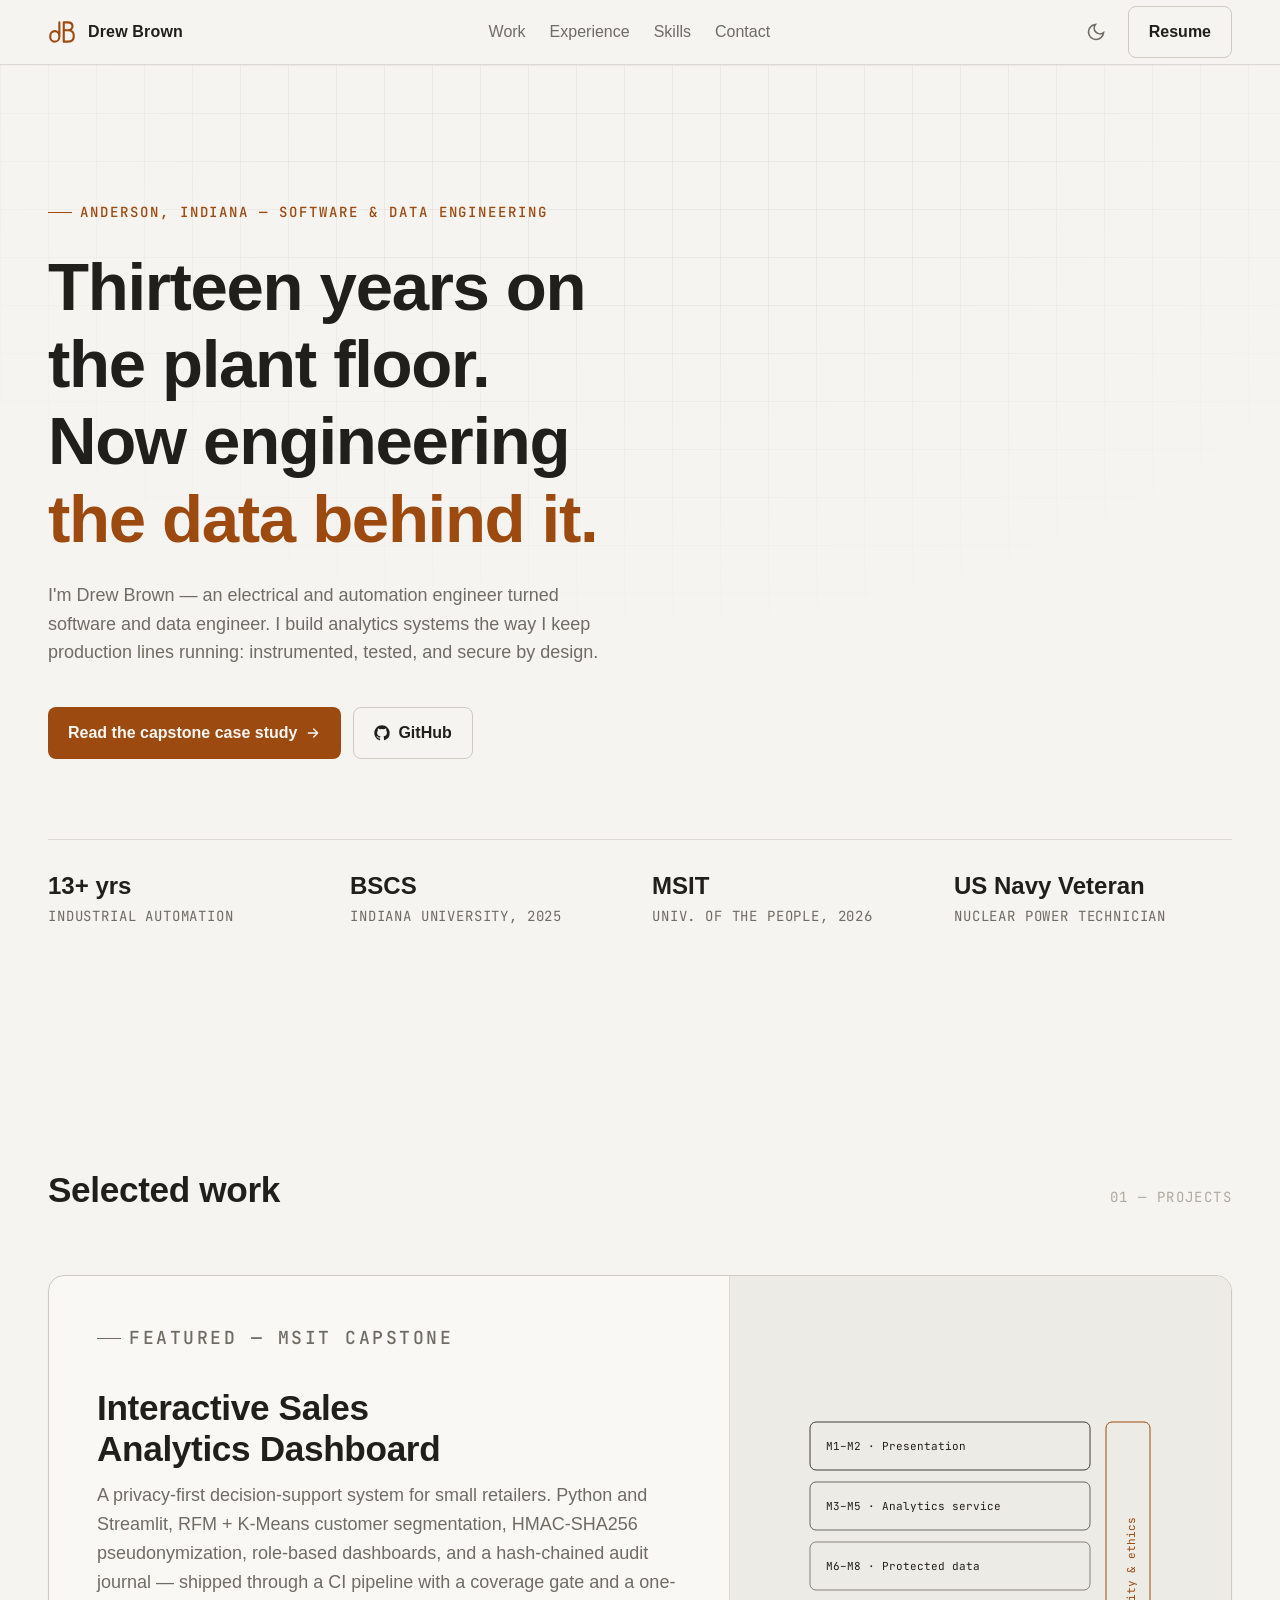
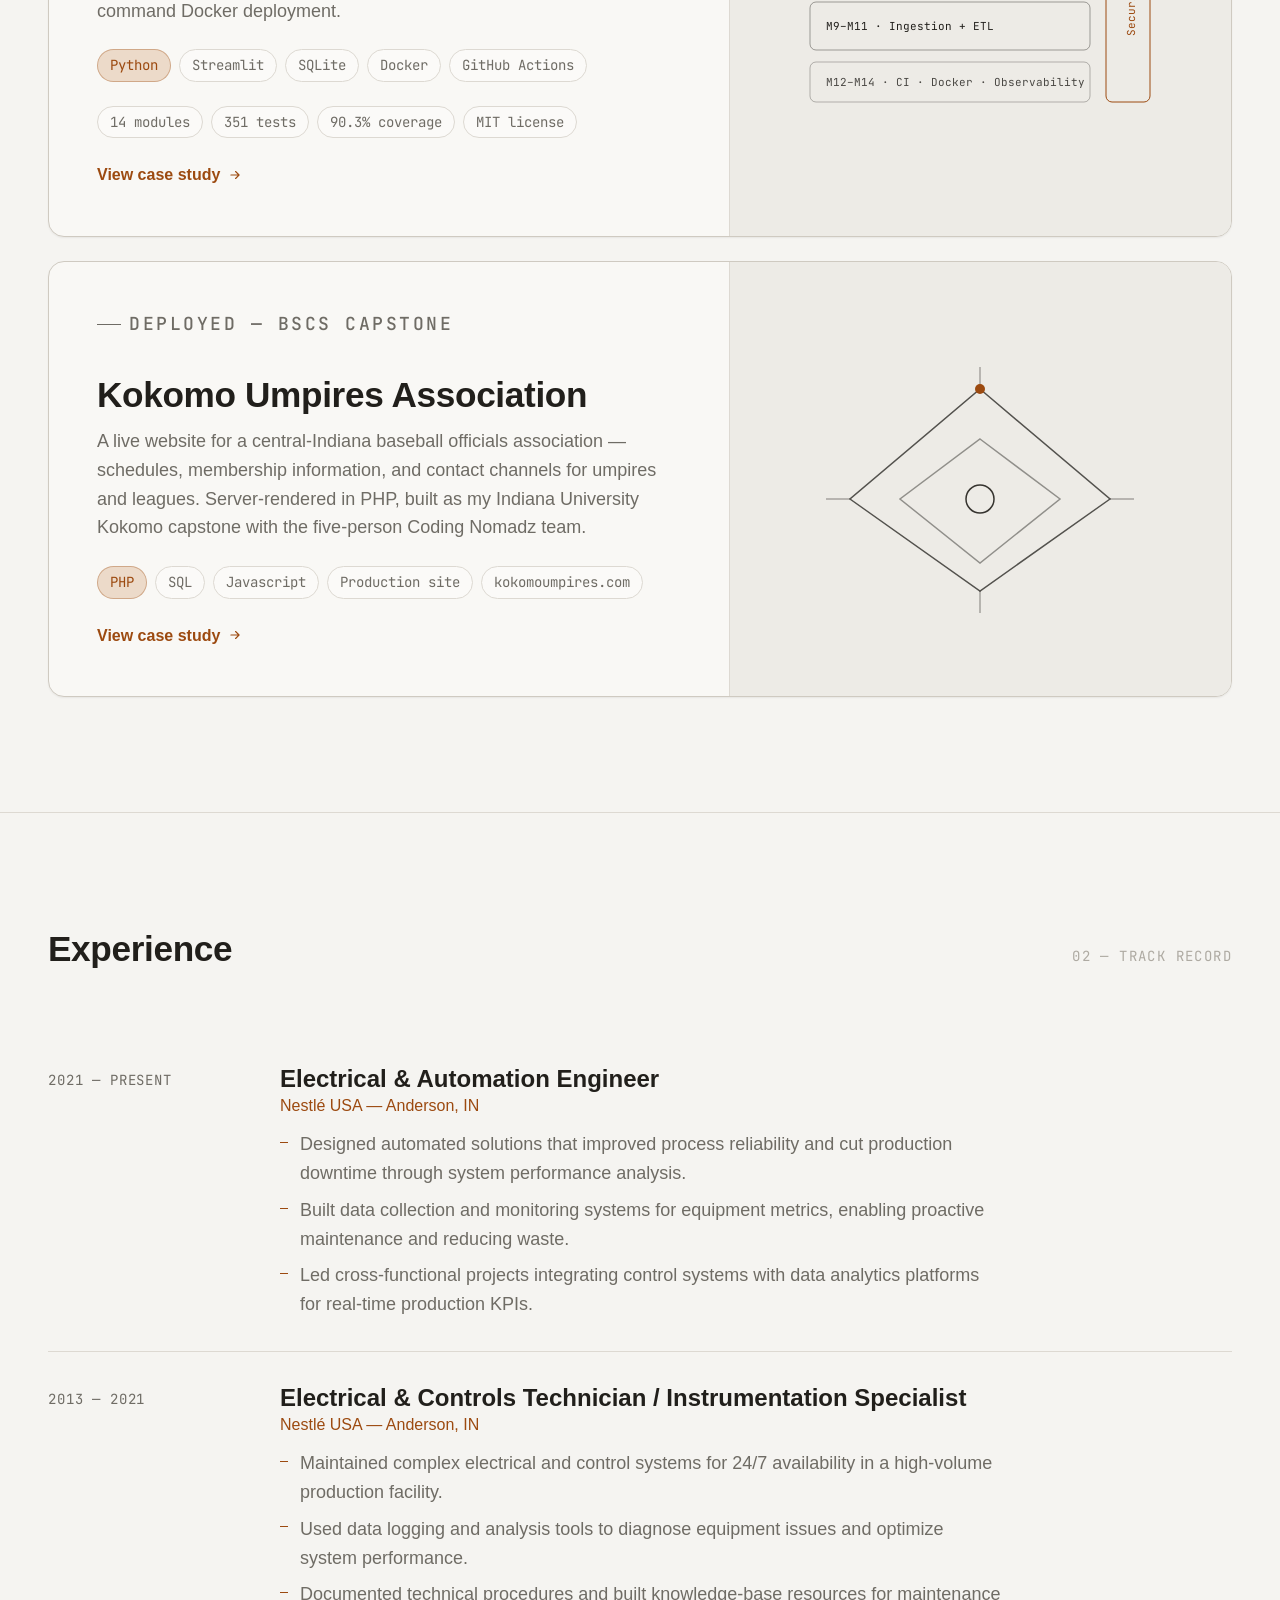
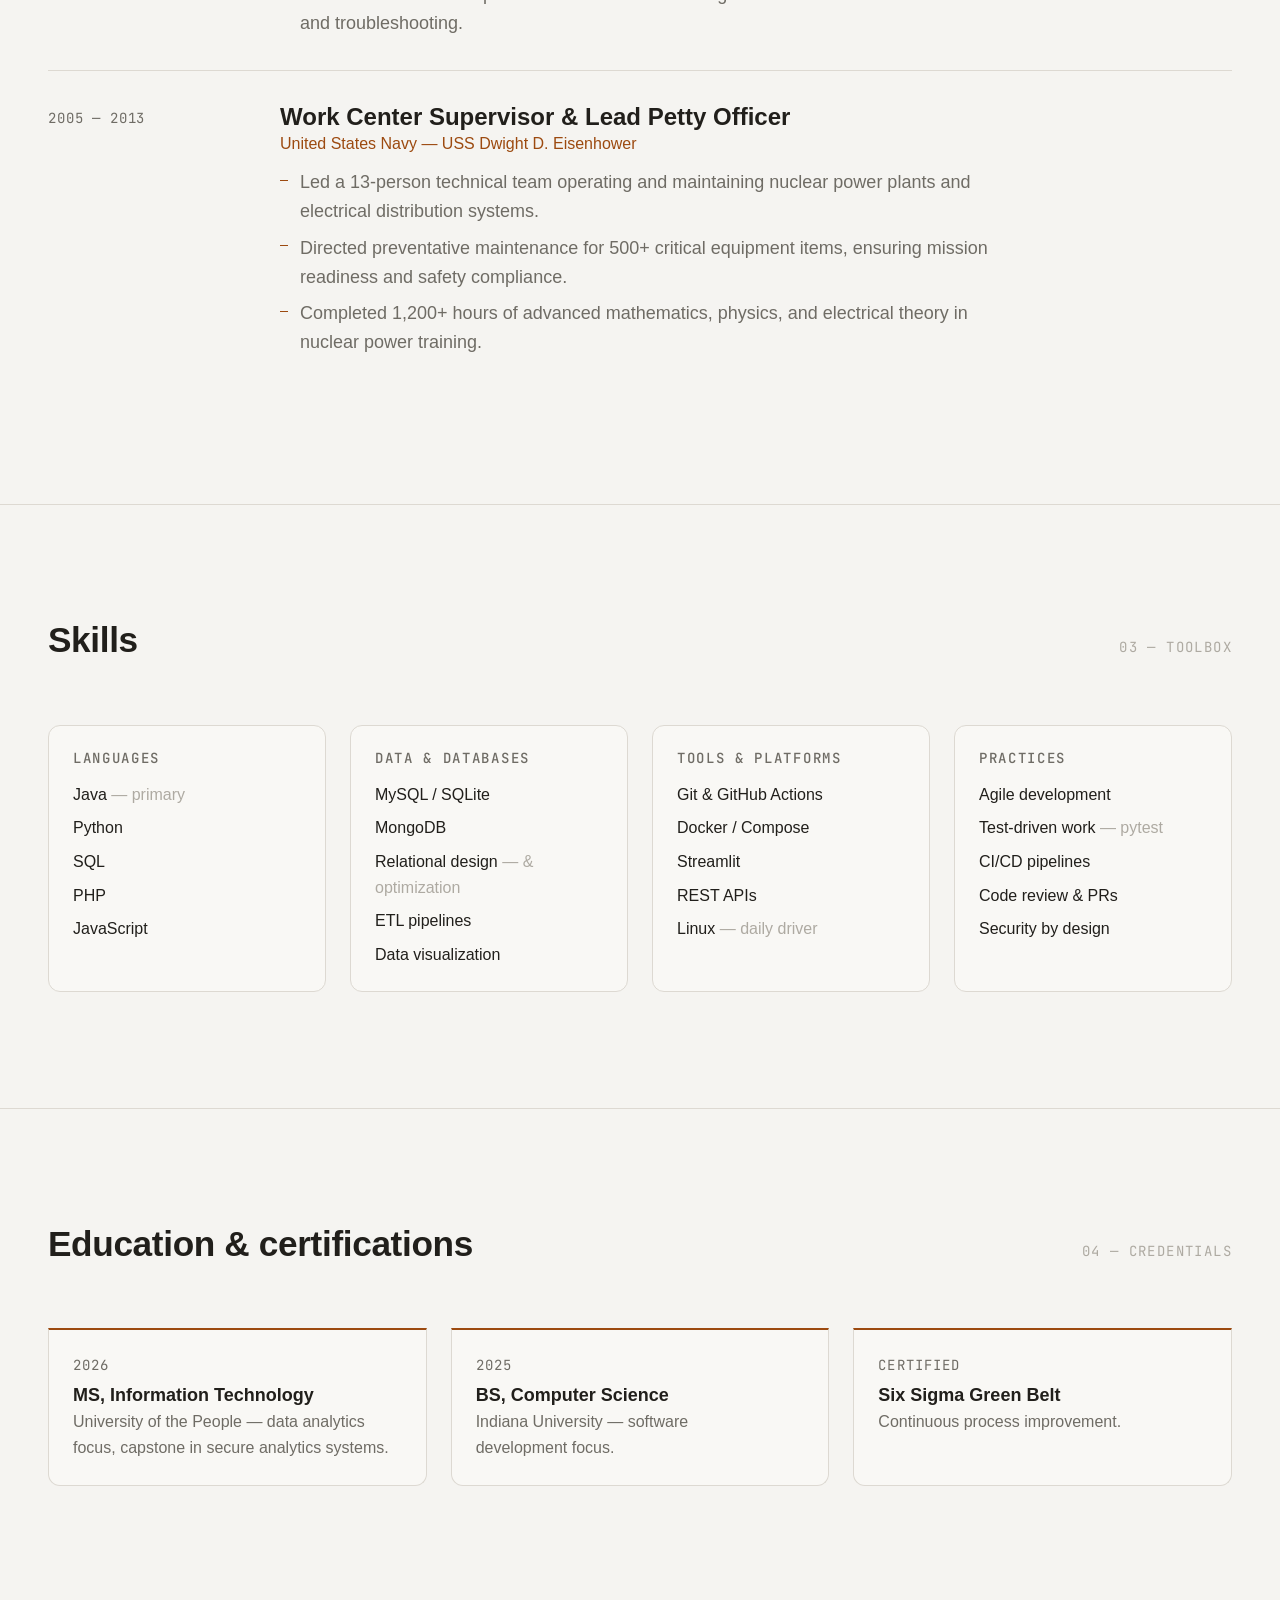
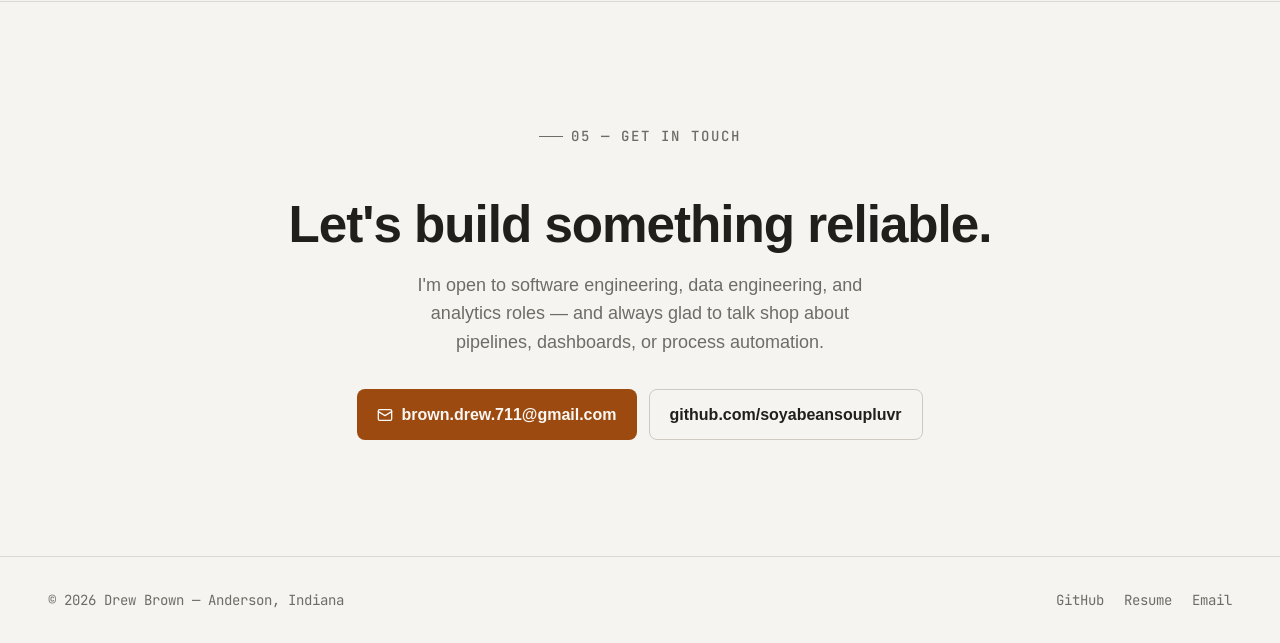
<file: index.html>
<!doctype html>
<html lang="en">
<head>
  <meta charset="utf-8" />
  <meta name="viewport" content="width=device-width, initial-scale=1" />
  <title>Drew Brown — Software &amp; Data Engineering</title>
  <meta name="description" content="Portfolio of Drew Brown: 12+ years of industrial automation engineering, now building secure, tested data analytics systems in Python. BS Computer Science, MS Information Technology." />
  <meta property="og:title" content="Drew Brown — Software &amp; Data Engineering" />
  <meta property="og:description" content="Thirteen years keeping factories running. Now engineering the data systems behind them." />
  <link rel="icon" type="image/svg+xml" href="data:image/svg+xml,%3Csvg xmlns='http://www.w3.org/2000/svg' viewBox='0 0 32 32'%3E%3Cg fill='none' stroke='%239c4a10' stroke-width='2.4' stroke-linecap='round' stroke-linejoin='round'%3E%3Cpath d='M13 5V21C13 24.5 10.8 27 7.7 27C4.5 27 2.5 24.5 2.5 21C2.5 17.5 4.5 15 7.7 15C10.8 15 13 17.5 13 21'/%3E%3Cpath d='M18 27V5H22.5C26 5 28 6.7 28 9.5C28 12.3 26 14 22.5 14H18M18 14H23C27 14 29.5 16.2 29.5 20.5C29.5 24.8 27 27 23 27H18'/%3E%3C/g%3E%3C/svg%3E" />
  <link href="https://api.fontshare.com/v2/css?f[]=cabinet-grotesk@500,700,800&f[]=general-sans@400,500,600&display=swap" rel="stylesheet" />
  <link rel="preconnect" href="https://fonts.googleapis.com" />
  <link rel="preconnect" href="https://fonts.gstatic.com" crossorigin />
  <link href="https://fonts.googleapis.com/css2?family=JetBrains+Mono:wght@400;500&display=swap" rel="stylesheet" />
  <link rel="stylesheet" href="./base.css" />
  <link rel="stylesheet" href="./style.css" />
</head>
<body>
  <a class="sr-only" href="#main">Skip to content</a>

  <header class="header">
    <div class="container header-inner">
      <a class="brand" href="./index.html" aria-label="Drew Brown — home">
        <svg width="28" height="28" viewBox="0 0 32 32" fill="none" aria-hidden="true">
          <path d="M13 5 V21 C13 24.5 10.8 27 7.7 27 C4.5 27 2.5 24.5 2.5 21 C2.5 17.5 4.5 15 7.7 15 C10.8 15 13 17.5 13 21"
          fill="none" stroke="currentColor" stroke-width="2.4" stroke-linecap="round" stroke-linejoin="round"
          />
          <path
          d="M18 27 V5 H22.5 C26 5 28 6.7 28 9.5 C28 12.3 26 14 22.5 14 H18 H23 C27 14 29.5 16.2 29.5 20.5 C29.5 24.8 27 27 23 27 H18"
          fill="none" stroke="currentColor" stroke-width="2.4" stroke-linecap="round" stroke-linejoin="round"
          />
        </svg>
        <span class="brand-name">Drew Brown</span>
      </a>
      <nav class="nav" id="site-nav" aria-label="Primary">
        <a href="#work">Work</a>
        <a href="#experience">Experience</a>
        <a href="#skills">Skills</a>
        <a href="#contact">Contact</a>
      </nav>
      <div class="header-actions">
        <button class="theme-toggle" data-theme-toggle aria-label="Switch color theme"></button>
        <a class="btn btn-ghost" href="./assets/Drew_Brown_Resume_2026.pdf" target="_blank" rel="noopener noreferrer">Resume</a>
        <button class="nav-toggle" data-nav-toggle aria-label="Open menu" aria-expanded="false" aria-controls="site-nav">
          <svg width="22" height="22" viewBox="0 0 24 24" fill="none" stroke="currentColor" stroke-width="2" stroke-linecap="round" aria-hidden="true"><path d="M3 6h18M3 12h18M3 18h18"/></svg>
        </button>
      </div>
    </div>
  </header>

  <main id="main">
    <!-- HERO -->
    <section class="hero">
      <div class="container">
        <p class="kicker">Anderson, Indiana — Software &amp; Data Engineering</p>
        <h1>Thirteen years on the plant floor. Now engineering <em>the data behind it.</em></h1>
        <p class="hero-sub">
          I'm Drew Brown — an electrical and automation engineer turned software and data
          engineer. I build analytics systems the way I keep production lines running:
          instrumented, tested, and secure by design.
        </p>
        <div class="hero-ctas">
          <a class="btn btn-primary" href="./projects/sales-analytics-dashboard.html">
            Read the capstone case study
            <svg width="16" height="16" viewBox="0 0 24 24" fill="none" stroke="currentColor" stroke-width="2" stroke-linecap="round" stroke-linejoin="round" aria-hidden="true"><path d="M5 12h14M13 6l6 6-6 6"/></svg>
          </a>
          <a class="btn btn-ghost" href="https://github.com/soyabeansoupluvr" target="_blank" rel="noopener noreferrer">
            <svg width="16" height="16" viewBox="0 0 24 24" fill="currentColor" aria-hidden="true"><path d="M12 .5C5.65.5.5 5.65.5 12c0 5.08 3.29 9.39 7.86 10.91.58.11.79-.25.79-.55v-2.17c-3.2.7-3.87-1.36-3.87-1.36-.52-1.33-1.28-1.68-1.28-1.68-1.04-.71.08-.7.08-.7 1.15.08 1.76 1.19 1.76 1.19 1.03 1.75 2.69 1.25 3.34.95.1-.74.4-1.25.72-1.53-2.55-.29-5.23-1.28-5.23-5.68 0-1.26.45-2.28 1.19-3.09-.12-.29-.52-1.46.11-3.05 0 0 .97-.31 3.17 1.18a11.04 11.04 0 0 1 5.78 0c2.2-1.49 3.17-1.18 3.17-1.18.63 1.59.23 2.76.11 3.05.74.81 1.19 1.83 1.19 3.09 0 4.41-2.69 5.38-5.25 5.67.41.35.77 1.05.77 2.12v3.14c0 .3.21.66.8.55A11.51 11.51 0 0 0 23.5 12C23.5 5.65 18.35.5 12 .5Z"/></svg>
            GitHub
          </a>
        </div>
        <div class="hero-stats">
          <div class="stat">
            <div class="stat-value">13+ yrs</div>
            <div class="stat-label">Industrial automation</div>
          </div>
          <div class="stat">
            <div class="stat-value">BSCS</div>
            <div class="stat-label">Indiana University, 2025</div>
          </div>
          <div class="stat">
            <div class="stat-value">MSIT</div>
            <div class="stat-label">Univ. of the People, 2026</div>
          </div>
          <div class="stat">
            <div class="stat-value">US Navy Veteran</div>
            <div class="stat-label">Nuclear Power Technician</div>
          </div>
        </div>
      </div>
    </section>

    <!-- WORK -->
    <section class="section" id="work">
      <div class="container">
        <div class="section-head reveal">
          <h2 class="section-title">Selected work</h2>
          <span class="index-num">01 — PROJECTS</span>
        </div>
        <div class="work-grid">
          <a class="project-card reveal" href="./projects/sales-analytics-dashboard.html">
            <div class="project-card-body">
              <p class="kicker">Featured — MSIT Capstone</p>
              <h3>Interactive Sales Analytics Dashboard</h3>
              <p>
                A privacy-first decision-support system for small retailers. Python and
                Streamlit, RFM + K-Means customer segmentation, HMAC-SHA256 pseudonymization,
                role-based dashboards, and a hash-chained audit journal — shipped through a
                CI pipeline with a coverage gate and a one-command Docker deployment.
              </p>
              <div class="chip-row">
                <span class="chip chip-accent">Python</span>
                <span class="chip">Streamlit</span>
                <span class="chip">SQLite</span>
                <span class="chip">Docker</span>
                <span class="chip">GitHub Actions</span>
              </div>
              <div class="chip-row">
                <span class="chip">14 modules</span>
                <span class="chip">351 tests</span>
                <span class="chip">90.3% coverage</span>
                <span class="chip">MIT license</span>
              </div>
              <span class="card-link">
                View case study
                <svg width="14" height="14" viewBox="0 0 24 24" fill="none" stroke="currentColor" stroke-width="2" stroke-linecap="round" stroke-linejoin="round" aria-hidden="true"><path d="M5 12h14M13 6l6 6-6 6"/></svg>
              </span>
            </div>
            <div class="project-card-visual" aria-hidden="true">
              <!-- Simplified layered-architecture diagram -->
              <svg viewBox="0 0 380 300" fill="none" role="img" aria-label="Layered architecture diagram">
                <g font-family="JetBrains Mono, monospace" font-size="11">
                  <rect x="20" y="16" width="280" height="48" rx="6" stroke="currentColor" opacity="0.85"/>
                  <text x="36" y="44" fill="currentColor">M1–M2 · Presentation</text>
                  <rect x="20" y="76" width="280" height="48" rx="6" stroke="currentColor" opacity="0.65"/>
                  <text x="36" y="104" fill="currentColor">M3–M5 · Analytics service</text>
                  <rect x="20" y="136" width="280" height="48" rx="6" stroke="currentColor" opacity="0.5"/>
                  <text x="36" y="164" fill="currentColor">M6–M8 · Protected data</text>
                  <rect x="20" y="196" width="280" height="48" rx="6" stroke="currentColor" opacity="0.4"/>
                  <text x="36" y="224" fill="currentColor">M9–M11 · Ingestion + ETL</text>
                  <rect x="316" y="16" width="44" height="280" rx="6" stroke="#9c4a10" class="accent-rect"/>
                  <text x="345" y="230" fill="#9c4a10" transform="rotate(-90 345 230)" class="accent-text">Security &amp; ethics</text>
                  <rect x="20" y="256" width="280" height="40" rx="6" stroke="currentColor" opacity="0.3"/>
                  <text x="36" y="280" fill="currentColor" opacity="0.8">M12–M14 · CI · Docker · Observability</text>
                </g>
              </svg>
            </div>
          </a>

          <a class="project-card reveal" href="./projects/kokomo-umpires.html">
            <div class="project-card-body">
              <p class="kicker">Deployed — BSCS Capstone</p>
              <h3>Kokomo Umpires Association</h3>
              <p>
                A live website for a central-Indiana baseball officials association —
                schedules, membership information, and contact channels for umpires and
                leagues. Server-rendered in PHP, built as my Indiana University Kokomo
                capstone with the five-person Coding Nomadz team.
              </p>
              <div class="chip-row">
                <span class="chip chip-accent">PHP</span>
                <span class="chip">SQL</span>
                <span class="chip">Javascript</span>
                <span class="chip">Production site</span>
                <span class="chip">kokomoumpires.com</span>
              </div>
              <span class="card-link">
                View case study
                <svg width="14" height="14" viewBox="0 0 24 24" fill="none" stroke="currentColor" stroke-width="2" stroke-linecap="round" stroke-linejoin="round" aria-hidden="true"><path d="M5 12h14M13 6l6 6-6 6"/></svg>
              </span>
            </div>
            <div class="project-card-visual" aria-hidden="true">
              <!-- Diamond / field mark -->
              <svg viewBox="0 0 380 300" fill="none">
                <g stroke="currentColor" stroke-width="1.5">
                  <path d="M190 60 320 170 190 262 60 170Z" opacity="0.75"/>
                  <path d="M190 110 270 170 190 234 110 170Z" opacity="0.45"/>
                  <circle cx="190" cy="170" r="14" opacity="0.9"/>
                  <path d="M190 60v-22M320 170h24M60 170H36M190 262v22" opacity="0.35"/>
                </g>
                <circle cx="190" cy="60" r="5" fill="#9c4a10" class="accent-fill"/>
              </svg>
            </div>
          </a>
        </div>
      </div>
    </section>

    <!-- EXPERIENCE -->
    <section class="section" id="experience">
      <div class="container">
        <div class="section-head reveal">
          <h2 class="section-title">Experience</h2>
          <span class="index-num">02 — TRACK RECORD</span>
        </div>
        <div class="timeline">
          <div class="timeline-item reveal">
            <div class="timeline-period">2021 — PRESENT</div>
            <div class="timeline-body">
              <h3>Electrical &amp; Automation Engineer</h3>
              <p class="timeline-org">Nestlé USA — Anderson, IN</p>
              <ul>
                <li>Designed automated solutions that improved process reliability and cut production downtime through system performance analysis.</li>
                <li>Built data collection and monitoring systems for equipment metrics, enabling proactive maintenance and reducing waste.</li>
                <li>Led cross-functional projects integrating control systems with data analytics platforms for real-time production KPIs.</li>
              </ul>
            </div>
          </div>
          <div class="timeline-item reveal">
            <div class="timeline-period">2013 — 2021</div>
            <div class="timeline-body">
              <h3>Electrical &amp; Controls Technician / Instrumentation Specialist</h3>
              <p class="timeline-org">Nestlé USA — Anderson, IN</p>
              <ul>
                <li>Maintained complex electrical and control systems for 24/7 availability in a high-volume production facility.</li>
                <li>Used data logging and analysis tools to diagnose equipment issues and optimize system performance.</li>
                <li>Documented technical procedures and built knowledge-base resources for maintenance and troubleshooting.</li>
              </ul>
            </div>
          </div>
          <div class="timeline-item reveal">
            <div class="timeline-period">2005 — 2013</div>
            <div class="timeline-body">
              <h3>Work Center Supervisor &amp; Lead Petty Officer</h3>
              <p class="timeline-org">United States Navy — USS Dwight D. Eisenhower</p>
              <ul>
                <li>Led a 13-person technical team operating and maintaining nuclear power plants and electrical distribution systems.</li>
                <li>Directed preventative maintenance for 500+ critical equipment items, ensuring mission readiness and safety compliance.</li>
                <li>Completed 1,200+ hours of advanced mathematics, physics, and electrical theory in nuclear power training.</li>
              </ul>
            </div>
          </div>
        </div>
      </div>
    </section>

    <!-- SKILLS -->
    <section class="section" id="skills">
      <div class="container">
        <div class="section-head reveal">
          <h2 class="section-title">Skills</h2>
          <span class="index-num">03 — TOOLBOX</span>
        </div>
        <div class="skills-grid">
          <div class="skill-group reveal">
            <h3>Languages</h3>
            <ul>
              <li>Java <span>— primary</span></li>
              <li>Python</li>
              <li>SQL</li>
              <li>PHP</li>
              <li>JavaScript</li>
            </ul>
          </div>
          <div class="skill-group reveal">
            <h3>Data &amp; Databases</h3>
            <ul>
              <li>MySQL / SQLite</li>
              <li>MongoDB</li>
              <li>Relational design <span>— &amp; optimization</span></li>
              <li>ETL pipelines</li>
              <li>Data visualization</li>
            </ul>
          </div>
          <div class="skill-group reveal">
            <h3>Tools &amp; Platforms</h3>
            <ul>
              <li>Git &amp; GitHub Actions</li>
              <li>Docker / Compose</li>
              <li>Streamlit</li>
              <li>REST APIs</li>
              <li>Linux <span>— daily driver</span></li>
            </ul>
          </div>
          <div class="skill-group reveal">
            <h3>Practices</h3>
            <ul>
              <li>Agile development</li>
              <li>Test-driven work <span>— pytest</span></li>
              <li>CI/CD pipelines</li>
              <li>Code review &amp; PRs</li>
              <li>Security by design</li>
            </ul>
          </div>
        </div>
      </div>
    </section>

    <!-- EDUCATION -->
    <section class="section" id="education">
      <div class="container">
        <div class="section-head reveal">
          <h2 class="section-title">Education &amp; certifications</h2>
          <span class="index-num">04 — CREDENTIALS</span>
        </div>
        <div class="edu-grid">
          <div class="edu-card reveal">
            <div class="edu-year">2026</div>
            <h3>MS, Information Technology</h3>
            <p>University of the People — data analytics focus, capstone in secure analytics systems.</p>
          </div>
          <div class="edu-card reveal">
            <div class="edu-year">2025</div>
            <h3>BS, Computer Science</h3>
            <p>Indiana University — software development focus.</p>
          </div>
          <div class="edu-card reveal">
            <div class="edu-year">CERTIFIED</div>
            <h3>Six Sigma Green Belt</h3>
            <p>Continuous process improvement.</p>
          </div>
        </div>
      </div>
    </section>

    <!-- CONTACT -->
    <section class="section contact" id="contact">
      <div class="container reveal">
        <p class="kicker" style="justify-content: center;">05 — Get in touch</p>
        <h2>Let's build something reliable.</h2>
        <p>
          I'm open to software engineering, data engineering, and analytics roles —
          and always glad to talk shop about pipelines, dashboards, or process automation.
        </p>
        <div class="hero-ctas">
          <a class="btn btn-primary" href="mailto:brown.drew.711@gmail.com">
            <svg width="16" height="16" viewBox="0 0 24 24" fill="none" stroke="currentColor" stroke-width="2" stroke-linecap="round" stroke-linejoin="round" aria-hidden="true"><rect x="2" y="4" width="20" height="16" rx="2"/><path d="m2 7 10 6L22 7"/></svg>
            brown.drew.711@gmail.com
          </a>
          <a class="btn btn-ghost" href="https://github.com/soyabeansoupluvr" target="_blank" rel="noopener noreferrer">github.com/soyabeansoupluvr</a>
        </div>
      </div>
    </section>
  </main>

  <footer class="footer">
    <div class="container footer-inner">
      <p>© <span data-year>2026</span> Drew Brown — Anderson, Indiana</p>
      <div class="footer-links">
        <a href="https://github.com/soyabeansoupluvr" target="_blank" rel="noopener noreferrer">GitHub</a>
        <a href="./assets/Drew_Brown_Resume_2026.pdf" target="_blank" rel="noopener noreferrer">Resume</a>
        <a href="mailto:brown.drew.711@gmail.com">Email</a>
      </div>
    </div>
  </footer>

  <script src="./app.js" defer></script>
</body>
</html>
</file>
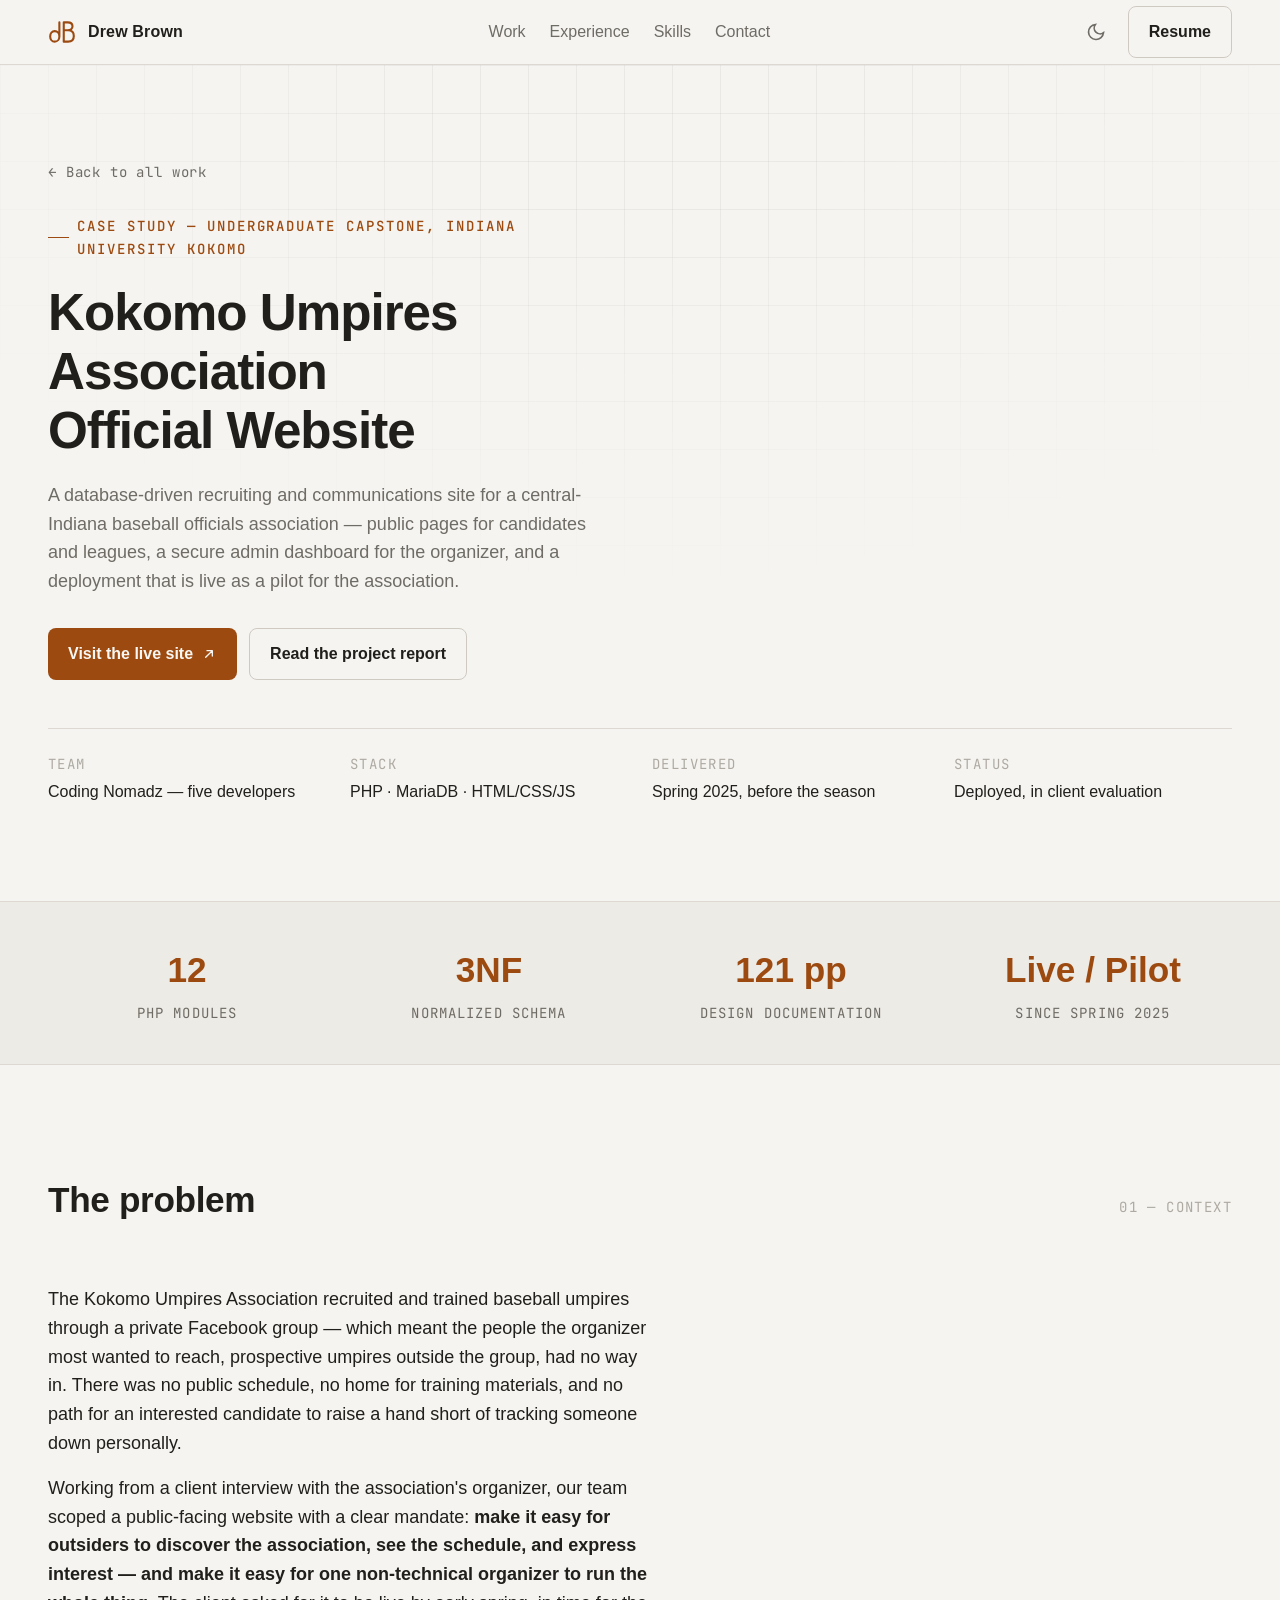
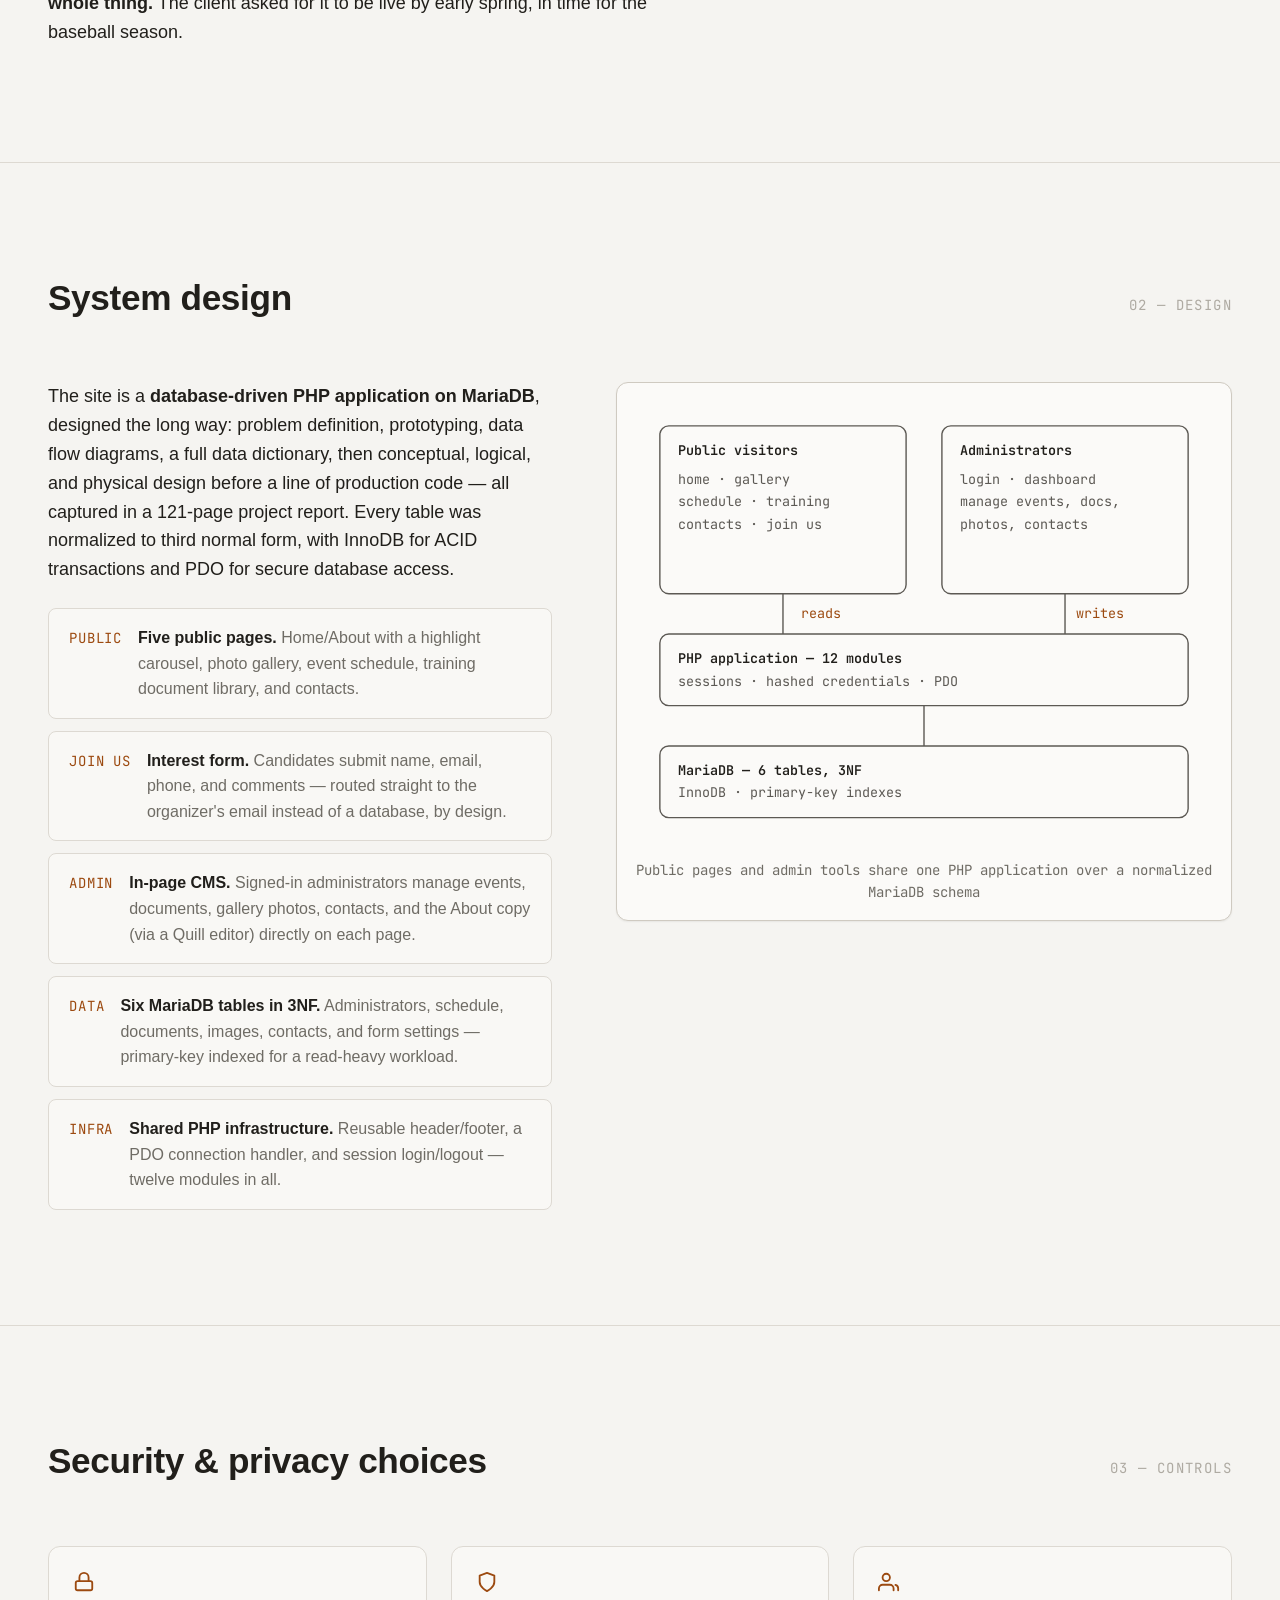
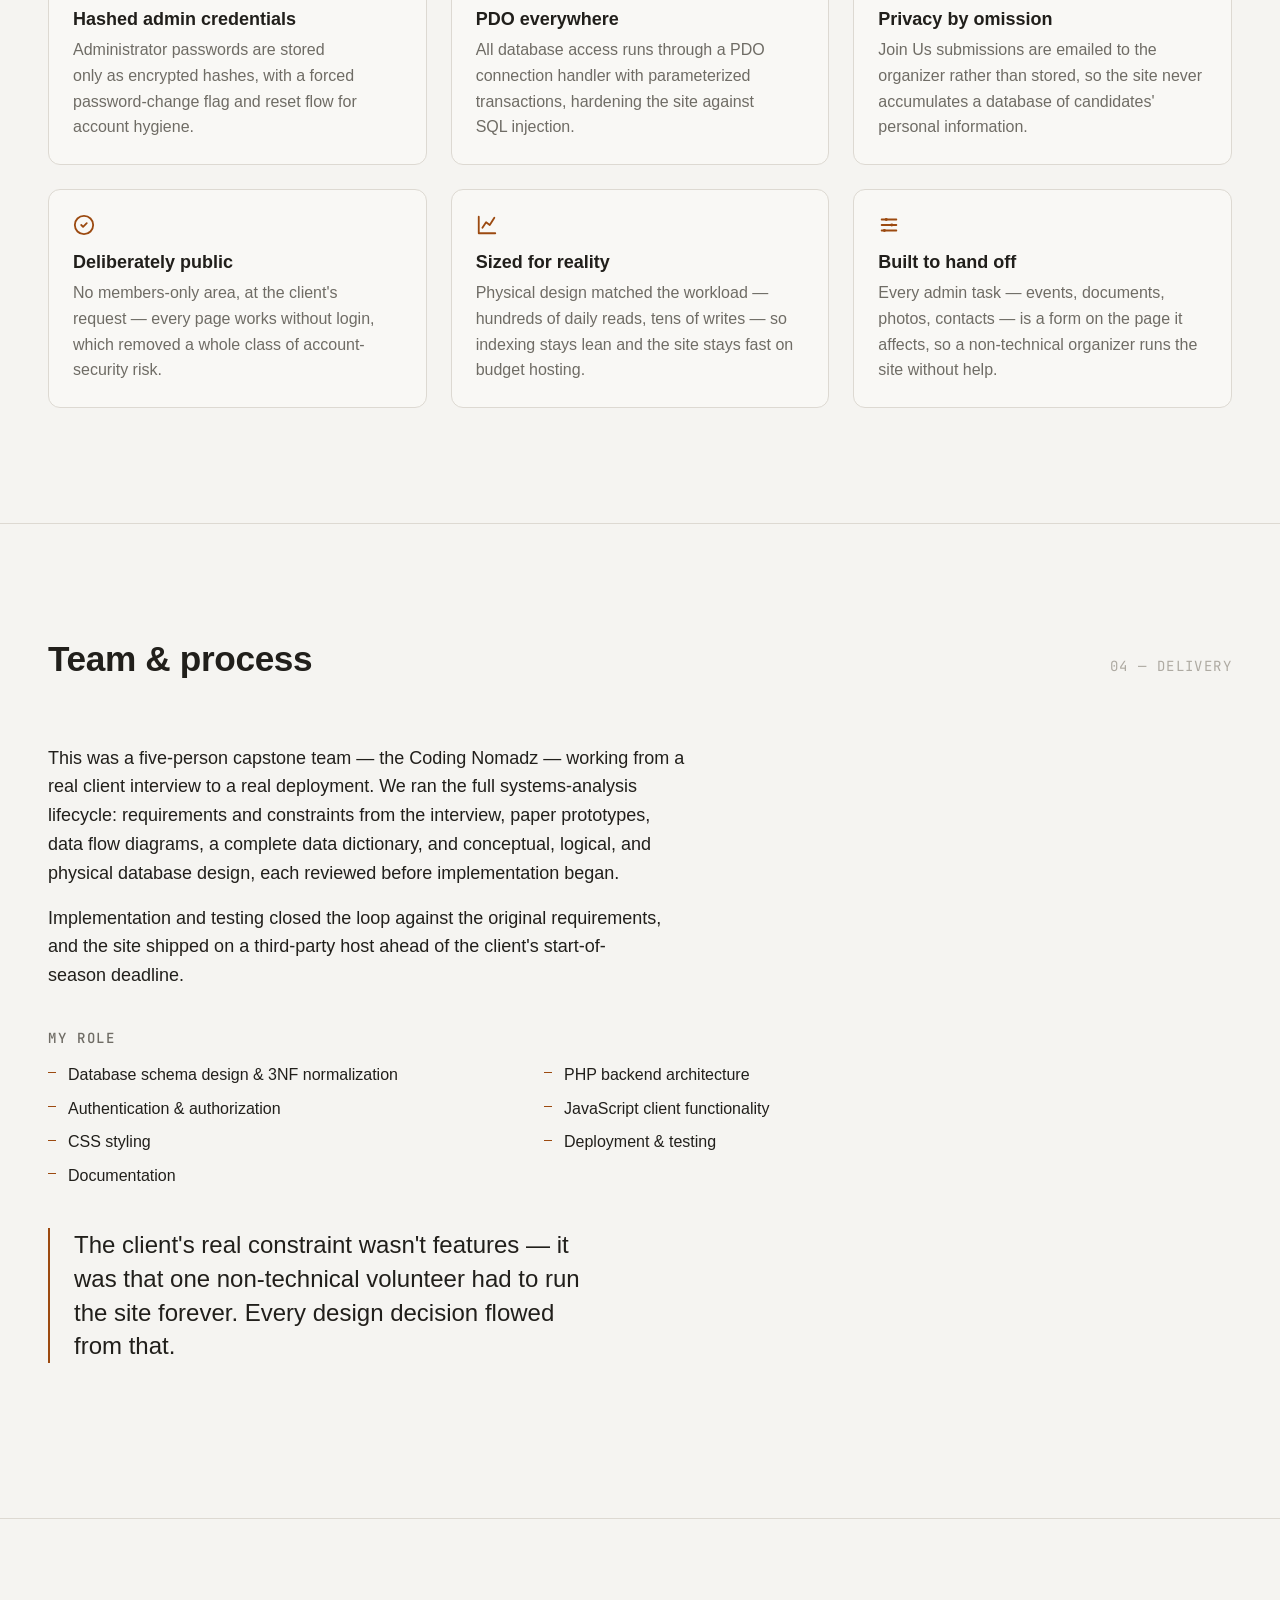
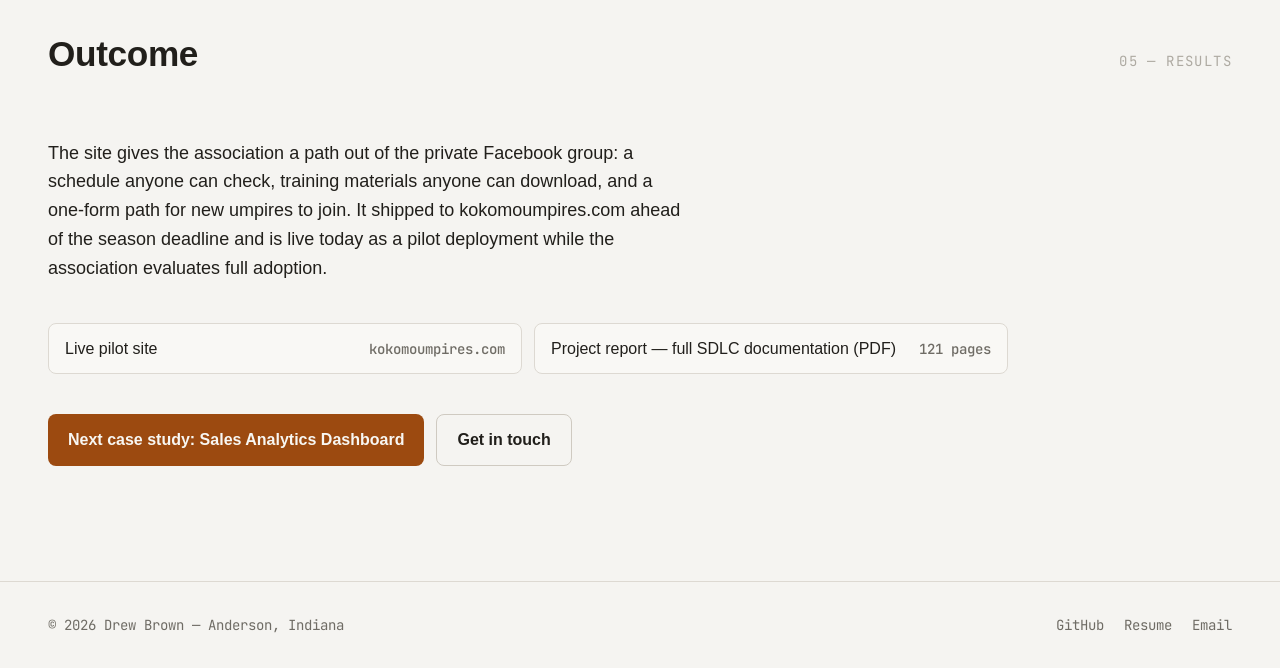
<file: projects/kokomo-umpires.html>
<!doctype html>
<html lang="en">
<head>
  <meta charset="utf-8" />
  <meta name="viewport" content="width=device-width, initial-scale=1" />
  <title>Kokomo Umpires Association Website — Case Study | Drew Brown</title>
  <meta name="description" content="Case study: a database-driven PHP and MariaDB website for the Kokomo Umpires Association — public recruiting site with an admin CMS, built by the five-person Coding Nomadz team at Indiana University Kokomo." />
  <meta property="og:title" content="Kokomo Umpires Association Website — Case Study" />
  <meta property="og:description" content="A PHP/MariaDB website with an admin CMS, delivered as an IU Kokomo capstone." />
  <link rel="icon" type="image/svg+xml" href="data:image/svg+xml,%3Csvg xmlns='http://www.w3.org/2000/svg' viewBox='0 0 32 32'%3E%3Cg fill='none' stroke='%239c4a10' stroke-width='2.4' stroke-linecap='round' stroke-linejoin='round'%3E%3Cpath d='M13 5V21C13 24.5 10.8 27 7.7 27C4.5 27 2.5 24.5 2.5 21C2.5 17.5 4.5 15 7.7 15C10.8 15 13 17.5 13 21'/%3E%3Cpath d='M18 27V5H22.5C26 5 28 6.7 28 9.5C28 12.3 26 14 22.5 14H18M18 14H23C27 14 29.5 16.2 29.5 20.5C29.5 24.8 27 27 23 27H18'/%3E%3C/g%3E%3C/svg%3E" />
  <link href="https://api.fontshare.com/v2/css?f[]=cabinet-grotesk@500,700,800&f[]=general-sans@400,500,600&display=swap" rel="stylesheet" />
  <link rel="preconnect" href="https://fonts.googleapis.com" />
  <link rel="preconnect" href="https://fonts.gstatic.com" crossorigin />
  <link href="https://fonts.googleapis.com/css2?family=JetBrains+Mono:wght@400;500&display=swap" rel="stylesheet" />
  <link rel="stylesheet" href="../base.css" />
  <link rel="stylesheet" href="../style.css" />
</head>
<body>
  <a class="sr-only" href="#main">Skip to content</a>

  <header class="header">
    <div class="container header-inner">
      <a class="brand" href="../index.html" aria-label="Drew Brown — home">
        <svg width="28" height="28" viewBox="0 0 32 32" fill="none" aria-hidden="true">
          <path d="M13 5 V21 C13 24.5 10.8 27 7.7 27 C4.5 27 2.5 24.5 2.5 21 C2.5 17.5 4.5 15 7.7 15 C10.8 15 13 17.5 13 21"
          fill="none" stroke="currentColor" stroke-width="2.4" stroke-linecap="round" stroke-linejoin="round"
          />
          <path
          d="M18 27 V5 H22.5 C26 5 28 6.7 28 9.5 C28 12.3 26 14 22.5 14 H18 H23 C27 14 29.5 16.2 29.5 20.5 C29.5 24.8 27 27 23 27 H18"
          fill="none" stroke="currentColor" stroke-width="2.4" stroke-linecap="round" stroke-linejoin="round"
          />
        </svg>
        <span class="brand-name">Drew Brown</span>
      </a>
      <nav class="nav" id="site-nav" aria-label="Primary">
        <a href="../index.html#work">Work</a>
        <a href="../index.html#experience">Experience</a>
        <a href="../index.html#skills">Skills</a>
        <a href="../index.html#contact">Contact</a>
      </nav>
      <div class="header-actions">
        <button class="theme-toggle" data-theme-toggle aria-label="Switch color theme"></button>
        <a class="btn btn-ghost" href="../assets/Drew_Brown_Resume_2026.pdf" target="_blank" rel="noopener noreferrer">Resume</a>
        <button class="nav-toggle" data-nav-toggle aria-label="Open menu" aria-expanded="false" aria-controls="site-nav">
          <svg width="22" height="22" viewBox="0 0 24 24" fill="none" stroke="currentColor" stroke-width="2" stroke-linecap="round" aria-hidden="true"><path d="M3 6h18M3 12h18M3 18h18"/></svg>
        </button>
      </div>
    </div>
  </header>

  <main id="main">
    <!-- CASE HERO -->
    <section class="case-hero">
      <div class="container">
        <p class="breadcrumb"><a href="../index.html">← Back to all work</a></p>
        <p class="kicker" style="margin-top: var(--space-8);">Case study — undergraduate capstone, Indiana University Kokomo</p>
        <h1>Kokomo Umpires Association Official Website</h1>
        <p class="hero-sub">
          A database-driven recruiting and communications site for a central-Indiana
          baseball officials association — public pages for candidates and leagues, a
          secure admin dashboard for the organizer, and a deployment that
          is live as a pilot for the association.
        </p>
        <div class="hero-ctas" style="margin-bottom: 0;">
          <a class="btn btn-primary" href="https://www.kokomoumpires.com/" target="_blank" rel="noopener noreferrer">
            Visit the live site
            <svg width="16" height="16" viewBox="0 0 24 24" fill="none" stroke="currentColor" stroke-width="2" stroke-linecap="round" stroke-linejoin="round" aria-hidden="true"><path d="M7 17 17 7M9 7h8v8"/></svg>
          </a>
          <a class="btn btn-ghost" href="../assets/KUA_Project_Writeup.pdf" target="_blank" rel="noopener noreferrer">Read the project report</a>
        </div>
        <dl class="case-meta">
          <div>
            <dt>Team</dt>
            <dd>Coding Nomadz — five developers</dd>
          </div>
          <div>
            <dt>Stack</dt>
            <dd>PHP · MariaDB · HTML/CSS/JS</dd>
          </div>
          <div>
            <dt>Delivered</dt>
            <dd>Spring 2025, before the season</dd>
          </div>
          <div>
            <dt>Status</dt>
            <dd>Deployed, in client evaluation</dd>
          </div>
        </dl>
      </div>
    </section>

    <!-- METRICS -->
    <div class="metrics-band">
      <div class="container">
        <div class="metric">
          <div class="metric-value">12</div>
          <div class="metric-label">PHP modules</div>
        </div>
        <div class="metric">
          <div class="metric-value">3NF</div>
          <div class="metric-label">Normalized schema</div>
        </div>
        <div class="metric">
          <div class="metric-value">121 pp</div>
          <div class="metric-label">Design documentation</div>
        </div>
        <div class="metric">
          <div class="metric-value">Live / Pilot</div>
          <div class="metric-label">Since spring 2025</div>
        </div>
      </div>
    </div>

    <!-- PROBLEM -->
    <section class="section">
      <div class="container">
        <div class="section-head reveal">
          <h2 class="section-title">The problem</h2>
          <span class="index-num">01 — CONTEXT</span>
        </div>
        <div class="prose reveal">
          <p>
            The Kokomo Umpires Association recruited and trained baseball umpires through a
            private Facebook group — which meant the people the organizer most wanted to
            reach, prospective umpires outside the group, had no way in. There was no
            public schedule, no home for training materials, and no path for an interested
            candidate to raise a hand short of tracking someone down personally.
          </p>
          <p>
            Working from a client interview with the association's organizer, our team
            scoped a public-facing website with a clear mandate: <strong>make it easy for
            outsiders to discover the association, see the schedule, and express interest —
            and make it easy for one non-technical organizer to run the whole thing.</strong>
            The client asked for it to be live by early spring, in time for the baseball
            season.
          </p>
        </div>
      </div>
    </section>

    <!-- SYSTEM DESIGN -->
    <section class="section">
      <div class="container">
        <div class="section-head reveal">
          <h2 class="section-title">System design</h2>
          <span class="index-num">02 — DESIGN</span>
        </div>
        <div class="two-col">
          <div class="reveal">
            <div class="prose">
              <p>
                The site is a <strong>database-driven PHP application on MariaDB</strong>,
                designed the long way: problem definition, prototyping, data flow diagrams,
                a full data dictionary, then conceptual, logical, and physical design before
                a line of production code — all captured in a 121-page project report.
                Every table was normalized to third normal form, with InnoDB for ACID
                transactions and PDO for secure database access.
              </p>
            </div>
            <ul class="layer-list">
              <li>
                <span class="layer-tag">PUBLIC</span>
                <span class="layer-desc"><strong>Five public pages.</strong> Home/About with a highlight carousel, photo gallery, event schedule, training document library, and contacts.</span>
              </li>
              <li>
                <span class="layer-tag">JOIN US</span>
                <span class="layer-desc"><strong>Interest form.</strong> Candidates submit name, email, phone, and comments — routed straight to the organizer's email instead of a database, by design.</span>
              </li>
              <li>
                <span class="layer-tag">ADMIN</span>
                <span class="layer-desc"><strong>In-page CMS.</strong> Signed-in administrators manage events, documents, gallery photos, contacts, and the About copy (via a Quill editor) directly on each page.</span>
              </li>
              <li>
                <span class="layer-tag">DATA</span>
                <span class="layer-desc"><strong>Six MariaDB tables in 3NF.</strong> Administrators, schedule, documents, images, contacts, and form settings — primary-key indexed for a read-heavy workload.</span>
              </li>
              <li>
                <span class="layer-tag">INFRA</span>
                <span class="layer-desc"><strong>Shared PHP infrastructure.</strong> Reusable header/footer, a PDO connection handler, and session login/logout — twelve modules in all.</span>
              </li>
            </ul>
          </div>
          <div class="reveal">
            <div class="figure-frame">
              <figure>
                <svg viewBox="0 0 520 400" fill="none" role="img" aria-label="Diagram of the Kokomo Umpires site: public pages and admin tools sharing one PHP application over a MariaDB database" font-family="JetBrains Mono, monospace" font-size="12">
                  <g stroke="#5c5954" stroke-width="1.25">
                    <rect x="24" y="24" width="220" height="150" rx="8"/>
                    <rect x="276" y="24" width="220" height="150" rx="8"/>
                    <rect x="24" y="210" width="472" height="64" rx="8"/>
                    <rect x="24" y="310" width="472" height="64" rx="8"/>
                    <path d="M134 174v36M386 174v36M260 274v36"/>
                  </g>
                  <g fill="#211f1b">
                    <text x="40" y="50" font-weight="600">Public visitors</text>
                    <text x="40" y="76" fill="#5c5954">home · gallery</text>
                    <text x="40" y="96" fill="#5c5954">schedule · training</text>
                    <text x="40" y="116" fill="#5c5954">contacts · join us</text>
                    <text x="292" y="50" font-weight="600">Administrators</text>
                    <text x="292" y="76" fill="#5c5954">login · dashboard</text>
                    <text x="292" y="96" fill="#5c5954">manage events, docs,</text>
                    <text x="292" y="116" fill="#5c5954">photos, contacts</text>
                    <text x="40" y="236" font-weight="600">PHP application — 12 modules</text>
                    <text x="40" y="256" fill="#5c5954">sessions · hashed credentials · PDO</text>
                    <text x="40" y="336" font-weight="600">MariaDB — 6 tables, 3NF</text>
                    <text x="40" y="356" fill="#5c5954">InnoDB · primary-key indexes</text>
                  </g>
                  <text x="150" y="196" fill="#9c4a10" class="accent-text">reads</text>
                  <text x="396" y="196" fill="#9c4a10" class="accent-text">writes</text>
                </svg>
                <figcaption>Public pages and admin tools share one PHP application over a normalized MariaDB schema</figcaption>
              </figure>
            </div>
          </div>
        </div>
      </div>
    </section>

    <!-- SECURITY -->
    <section class="section">
      <div class="container">
        <div class="section-head reveal">
          <h2 class="section-title">Security &amp; privacy choices</h2>
          <span class="index-num">03 — CONTROLS</span>
        </div>
        <div class="control-grid">
          <div class="control-card reveal">
            <svg width="22" height="22" viewBox="0 0 24 24" fill="none" stroke="currentColor" stroke-width="2" stroke-linecap="round" stroke-linejoin="round" aria-hidden="true"><rect x="3" y="11" width="18" height="10" rx="2"/><path d="M7 11V7a5 5 0 0 1 10 0v4"/></svg>
            <h3>Hashed admin credentials</h3>
            <p>Administrator passwords are stored only as encrypted hashes, with a forced password-change flag and reset flow for account hygiene.</p>
          </div>
          <div class="control-card reveal">
            <svg width="22" height="22" viewBox="0 0 24 24" fill="none" stroke="currentColor" stroke-width="2" stroke-linecap="round" stroke-linejoin="round" aria-hidden="true"><path d="M12 22s8-4 8-10V5l-8-3-8 3v7c0 6 8 10 8 10z"/></svg>
            <h3>PDO everywhere</h3>
            <p>All database access runs through a PDO connection handler with parameterized transactions, hardening the site against SQL injection.</p>
          </div>
          <div class="control-card reveal">
            <svg width="22" height="22" viewBox="0 0 24 24" fill="none" stroke="currentColor" stroke-width="2" stroke-linecap="round" stroke-linejoin="round" aria-hidden="true"><path d="M17 21v-2a4 4 0 0 0-4-4H5a4 4 0 0 0-4 4v2"/><circle cx="9" cy="7" r="4"/><path d="M22 21v-2a4 4 0 0 0-3-3.87"/></svg>
            <h3>Privacy by omission</h3>
            <p>Join Us submissions are emailed to the organizer rather than stored, so the site never accumulates a database of candidates' personal information.</p>
          </div>
          <div class="control-card reveal">
            <svg width="22" height="22" viewBox="0 0 24 24" fill="none" stroke="currentColor" stroke-width="2" stroke-linecap="round" stroke-linejoin="round" aria-hidden="true"><path d="M9 12l2 2 4-4"/><circle cx="12" cy="12" r="10"/></svg>
            <h3>Deliberately public</h3>
            <p>No members-only area, at the client's request — every page works without login, which removed a whole class of account-security risk.</p>
          </div>
          <div class="control-card reveal">
            <svg width="22" height="22" viewBox="0 0 24 24" fill="none" stroke="currentColor" stroke-width="2" stroke-linecap="round" stroke-linejoin="round" aria-hidden="true"><path d="M3 3v18h18"/><path d="m7 15 4-6 4 3 5-8"/></svg>
            <h3>Sized for reality</h3>
            <p>Physical design matched the workload — hundreds of daily reads, tens of writes — so indexing stays lean and the site stays fast on budget hosting.</p>
          </div>
          <div class="control-card reveal">
            <svg width="22" height="22" viewBox="0 0 24 24" fill="none" stroke="currentColor" stroke-width="2" stroke-linecap="round" stroke-linejoin="round" aria-hidden="true"><path d="M4 6h16M4 12h16M4 18h16"/><circle cx="9" cy="6" r="1.6" fill="currentColor" stroke="none"/><circle cx="15" cy="12" r="1.6" fill="currentColor" stroke="none"/><circle cx="7" cy="18" r="1.6" fill="currentColor" stroke="none"/></svg>
            <h3>Built to hand off</h3>
            <p>Every admin task — events, documents, photos, contacts — is a form on the page it affects, so a non-technical organizer runs the site without help.</p>
          </div>
        </div>
      </div>
    </section>

    <!-- PROCESS -->
    <section class="section">
      <div class="container">
        <div class="section-head reveal">
          <h2 class="section-title">Team &amp; process</h2>
          <span class="index-num">04 — DELIVERY</span>
        </div>
        <div class="prose reveal">
          <p>
            This was a five-person capstone team — the Coding Nomadz — working from a real
            client interview to a real deployment. We ran the full systems-analysis
            lifecycle: requirements and constraints from the interview, paper prototypes,
            data flow diagrams, a complete data dictionary, and conceptual, logical, and
            physical database design, each reviewed before implementation began.
          </p>
          <p>
            Implementation and testing closed the loop against the original requirements,
            and the site shipped on a third-party host ahead of the client's
            start-of-season deadline.
          </p>
        </div>
        <div class="reveal" style="margin-top: var(--space-10);">
          <h3 class="role-heading">My role</h3>
          <ul class="role-list" role="list">
            <li>Database schema design &amp; 3NF normalization</li>
            <li>PHP backend architecture</li>
            <li>Authentication &amp; authorization</li>
            <li>JavaScript client functionality</li>
            <li>CSS styling</li>
            <li>Deployment &amp; testing</li>
            <li>Documentation</li>
          </ul>
        </div>
        <div class="quote-block reveal">
          <p>
            The client's real constraint wasn't features — it was that one non-technical
            volunteer had to run the site forever. Every design decision flowed from that.
          </p>
        </div>
      </div>
    </section>

    <!-- OUTCOME -->
    <section class="section">
      <div class="container">
        <div class="section-head reveal">
          <h2 class="section-title">Outcome</h2>
          <span class="index-num">05 — RESULTS</span>
        </div>
        <div class="prose reveal">
          <p>
            The site gives the association a path out of the private Facebook group: 
            a schedule anyone can check, training materials anyone can download, and 
            a one-form path for new umpires to join. It shipped to kokomoumpires.com 
            ahead of the season deadline and is live today as a pilot deployment while 
            the association evaluates full adoption.
          </p>
        </div>
        <ul class="doc-links reveal" role="list">
          <li><a href="https://www.kokomoumpires.com/" target="_blank" rel="noopener noreferrer"><span>Live pilot site</span><span class="doc-path">kokomoumpires.com</span></a></li>
          <li><a href="../assets/KUA_Project_Writeup.pdf" target="_blank" rel="noopener noreferrer"><span>Project report — full SDLC documentation (PDF)</span><span class="doc-path">121 pages</span></a></li>
        </ul>
        <div class="hero-ctas reveal" style="margin-top: var(--space-10); margin-bottom: 0;">
          <a class="btn btn-primary" href="./sales-analytics-dashboard.html">Next case study: Sales Analytics Dashboard</a>
          <a class="btn btn-ghost" href="../index.html#contact">Get in touch</a>
        </div>
      </div>
    </section>
  </main>

  <footer class="footer">
    <div class="container footer-inner">
      <p>© <span data-year>2026</span> Drew Brown — Anderson, Indiana</p>
      <div class="footer-links">
        <a href="https://github.com/soyabeansoupluvr" target="_blank" rel="noopener noreferrer">GitHub</a>
        <a href="../assets/Drew_Brown_Resume_2026.pdf" target="_blank" rel="noopener noreferrer">Resume</a>
        <a href="mailto:brown.drew.711@gmail.com">Email</a>
      </div>
    </div>
  </footer>

  <script src="../app.js" defer></script>
</body>
</html>
</file>
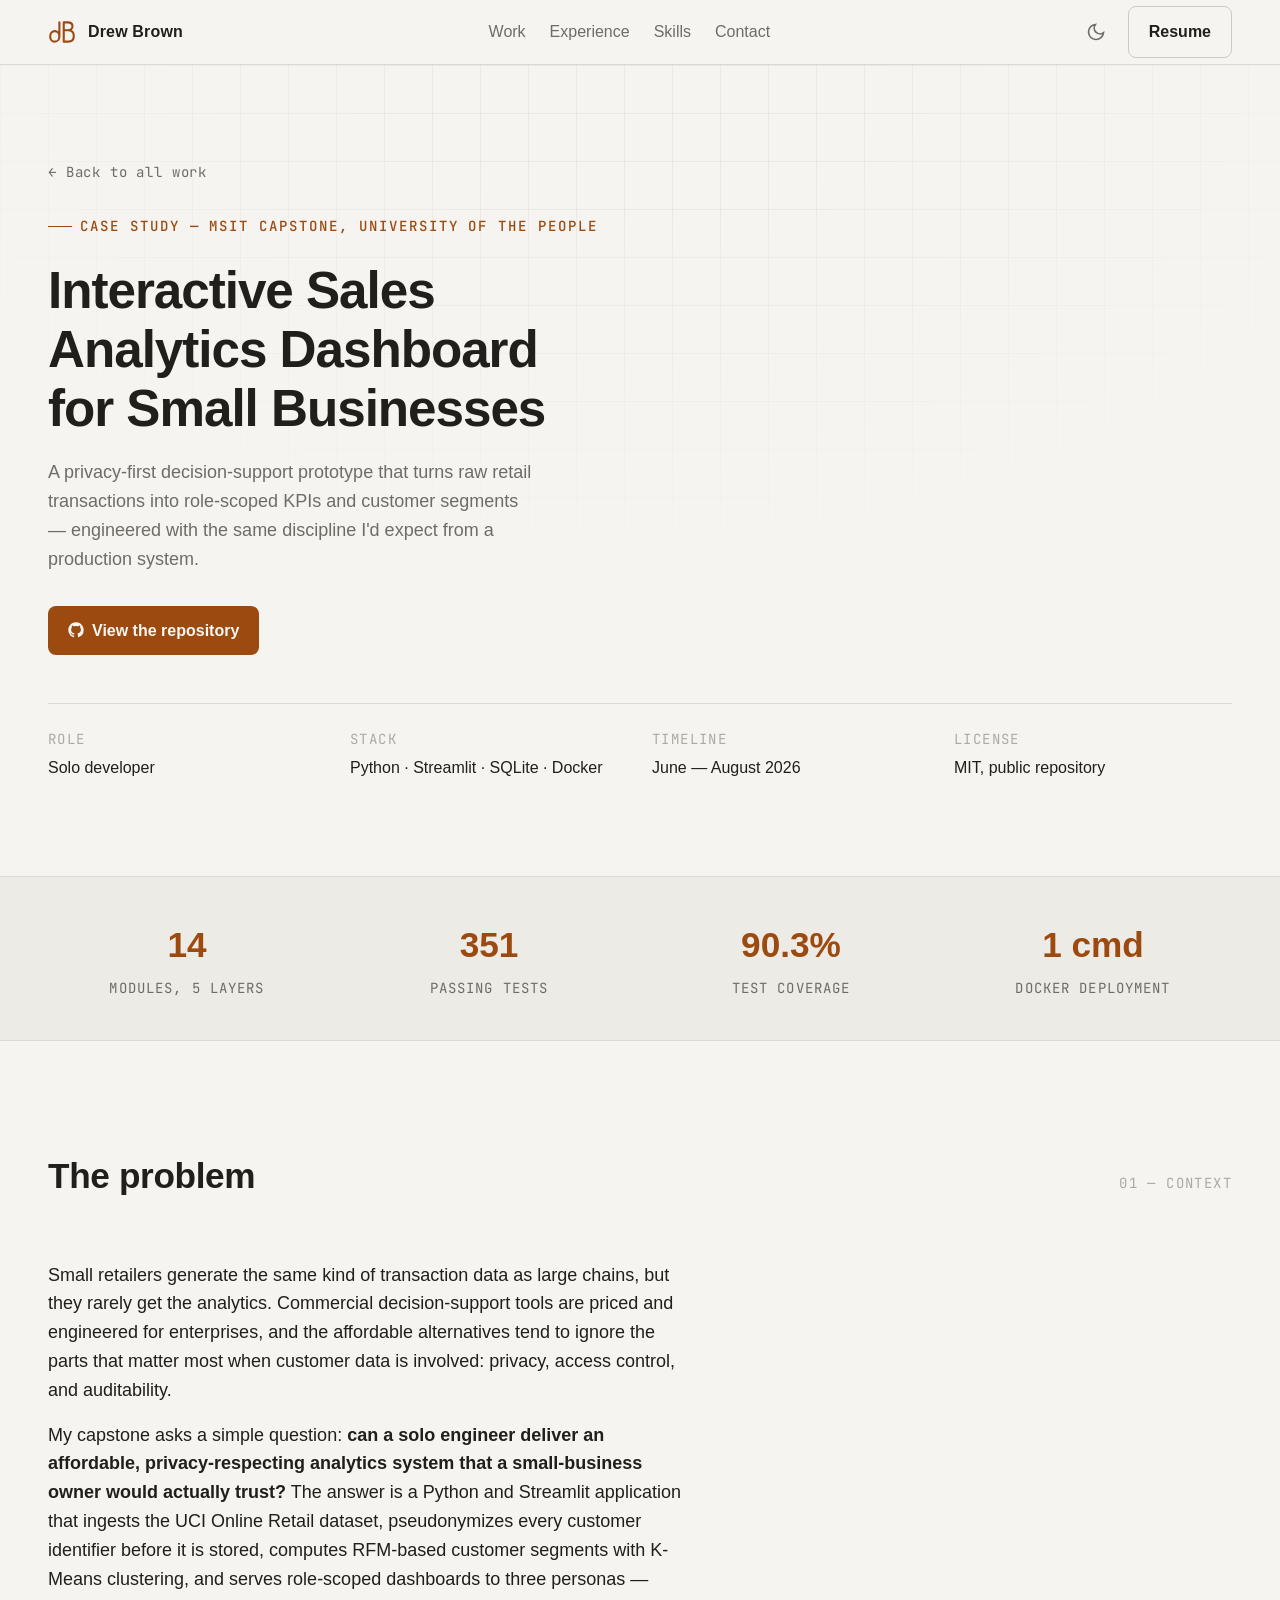
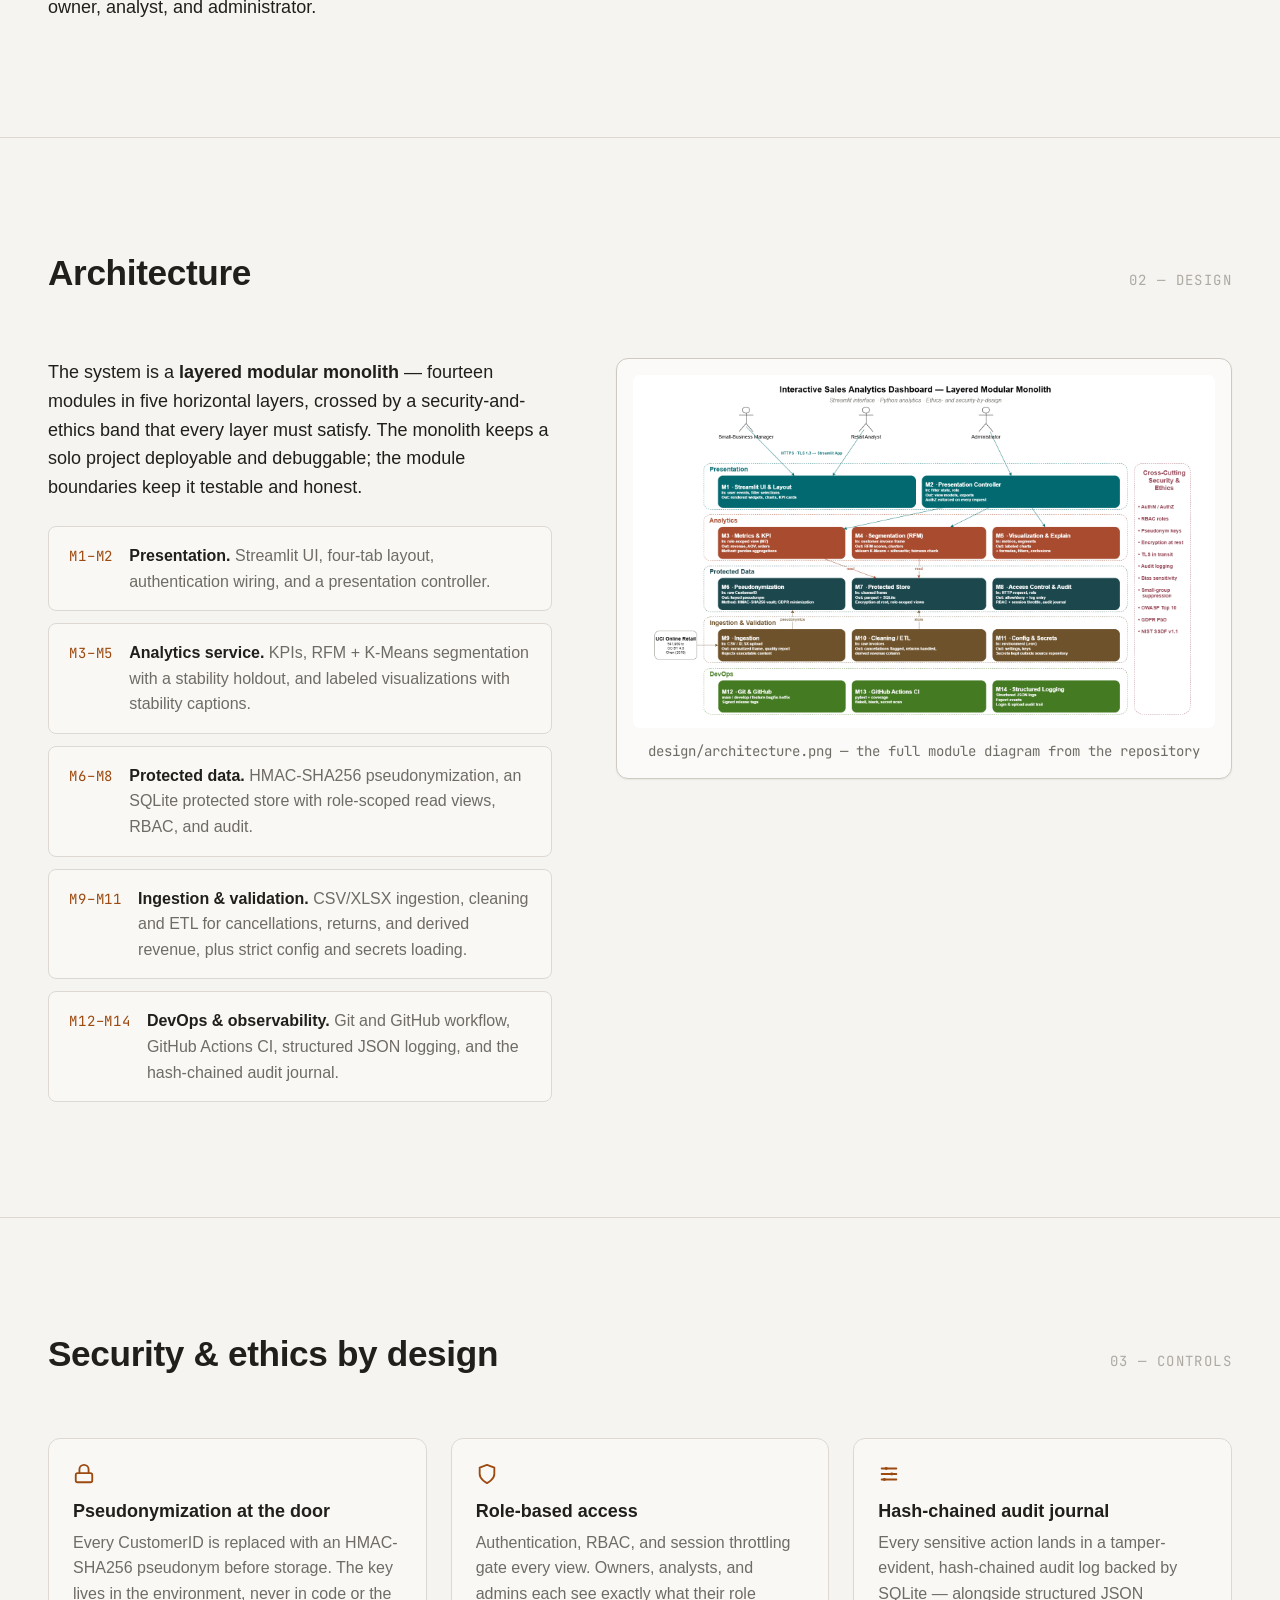
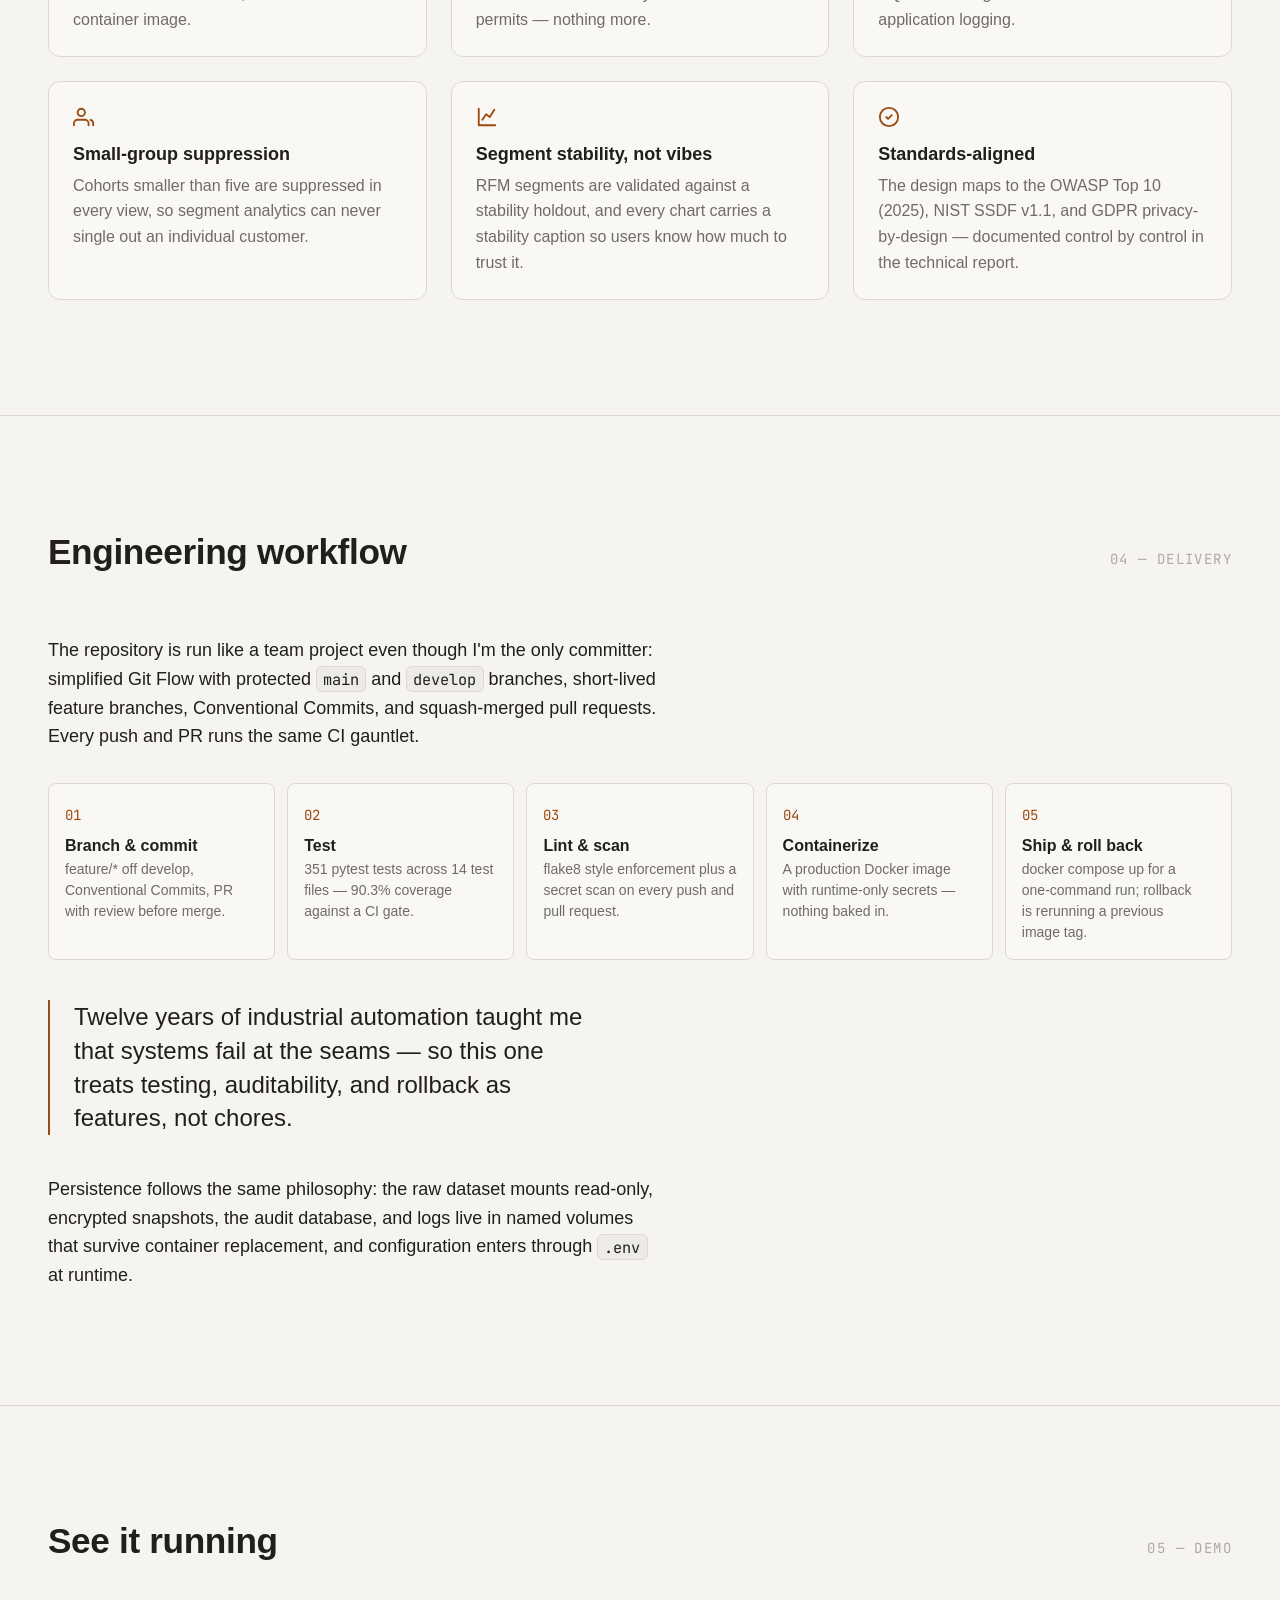
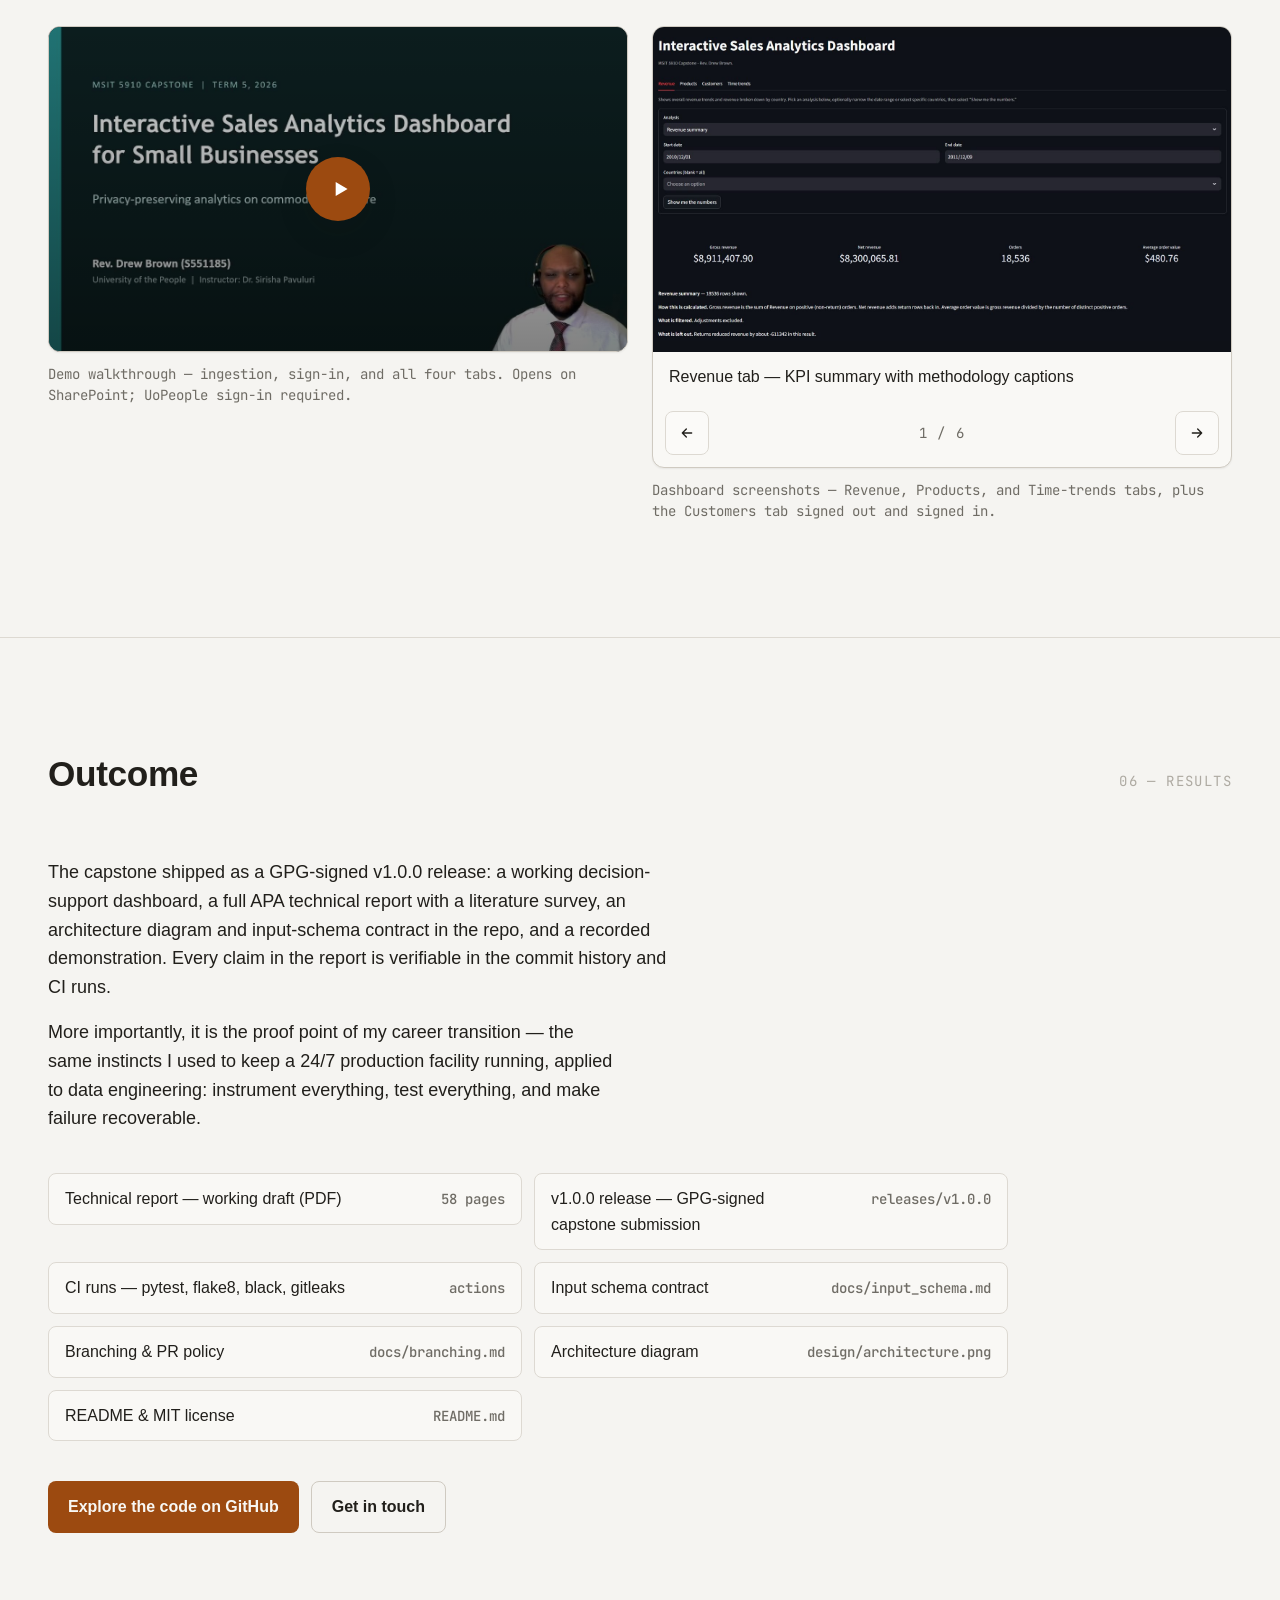
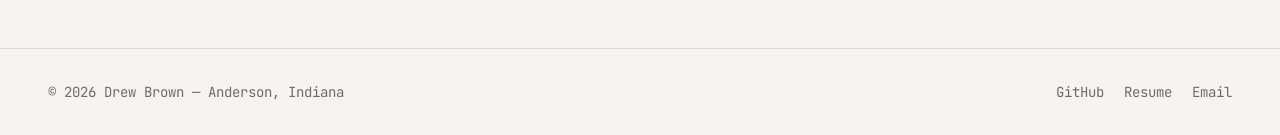
<file: projects/sales-analytics-dashboard.html>
<!doctype html>
<html lang="en">
<head>
  <meta charset="utf-8" />
  <meta name="viewport" content="width=device-width, initial-scale=1" />
  <title>Interactive Sales Analytics Dashboard — Case Study | Drew Brown</title>
  <meta name="description" content="Case study: a privacy-first sales analytics dashboard for small businesses. Python, Streamlit, RFM + K-Means segmentation, HMAC-SHA256 pseudonymization, RBAC, CI/CD, and Docker." />
  <meta property="og:title" content="Interactive Sales Analytics Dashboard — Case Study" />
  <meta property="og:description" content="A privacy-first decision-support system for small retailers: 14 modules, 351 tests, 90.3% coverage, security and ethics by design." />
  <link rel="icon" type="image/svg+xml" href="data:image/svg+xml,%3Csvg xmlns='http://www.w3.org/2000/svg' viewBox='0 0 32 32'%3E%3Cg fill='none' stroke='%239c4a10' stroke-width='2.4' stroke-linecap='round' stroke-linejoin='round'%3E%3Cpath d='M13 5V21C13 24.5 10.8 27 7.7 27C4.5 27 2.5 24.5 2.5 21C2.5 17.5 4.5 15 7.7 15C10.8 15 13 17.5 13 21'/%3E%3Cpath d='M18 27V5H22.5C26 5 28 6.7 28 9.5C28 12.3 26 14 22.5 14H18M18 14H23C27 14 29.5 16.2 29.5 20.5C29.5 24.8 27 27 23 27H18'/%3E%3C/g%3E%3C/svg%3E" />
  <link href="https://api.fontshare.com/v2/css?f[]=cabinet-grotesk@500,700,800&f[]=general-sans@400,500,600&display=swap" rel="stylesheet" />
  <link rel="preconnect" href="https://fonts.googleapis.com" />
  <link rel="preconnect" href="https://fonts.gstatic.com" crossorigin />
  <link href="https://fonts.googleapis.com/css2?family=JetBrains+Mono:wght@400;500&display=swap" rel="stylesheet" />
  <link rel="stylesheet" href="../base.css" />
  <link rel="stylesheet" href="../style.css" />
</head>
<body>
  <a class="sr-only" href="#main">Skip to content</a>

  <header class="header">
    <div class="container header-inner">
      <a class="brand" href="../index.html" aria-label="Drew Brown — home">
        <svg width="28" height="28" viewBox="0 0 32 32" fill="none" aria-hidden="true">
          <path d="M13 5 V21 C13 24.5 10.8 27 7.7 27 C4.5 27 2.5 24.5 2.5 21 C2.5 17.5 4.5 15 7.7 15 C10.8 15 13 17.5 13 21"
          fill="none" stroke="currentColor" stroke-width="2.4" stroke-linecap="round" stroke-linejoin="round"
          />
          <path
          d="M18 27 V5 H22.5 C26 5 28 6.7 28 9.5 C28 12.3 26 14 22.5 14 H18 H23 C27 14 29.5 16.2 29.5 20.5 C29.5 24.8 27 27 23 27 H18"
          fill="none" stroke="currentColor" stroke-width="2.4" stroke-linecap="round" stroke-linejoin="round"
          />
        </svg>
        <span class="brand-name">Drew Brown</span>
      </a>
      <nav class="nav" id="site-nav" aria-label="Primary">
        <a href="../index.html#work">Work</a>
        <a href="../index.html#experience">Experience</a>
        <a href="../index.html#skills">Skills</a>
        <a href="../index.html#contact">Contact</a>
      </nav>
      <div class="header-actions">
        <button class="theme-toggle" data-theme-toggle aria-label="Switch color theme"></button>
        <a class="btn btn-ghost" href="../assets/Drew_Brown_Resume_2026.pdf" target="_blank" rel="noopener noreferrer">Resume</a>
        <button class="nav-toggle" data-nav-toggle aria-label="Open menu" aria-expanded="false" aria-controls="site-nav">
          <svg width="22" height="22" viewBox="0 0 24 24" fill="none" stroke="currentColor" stroke-width="2" stroke-linecap="round" aria-hidden="true"><path d="M3 6h18M3 12h18M3 18h18"/></svg>
        </button>
      </div>
    </div>
  </header>

  <main id="main">
    <!-- CASE HERO -->
    <section class="case-hero">
      <div class="container">
        <p class="breadcrumb"><a href="../index.html">← Back to all work</a></p>
        <p class="kicker" style="margin-top: var(--space-8);">Case study — MSIT capstone, University of the People</p>
        <h1>Interactive Sales Analytics Dashboard for Small Businesses</h1>
        <p class="hero-sub">
          A privacy-first decision-support prototype that turns raw retail transactions into
          role-scoped KPIs and customer segments — engineered with the same discipline I'd
          expect from a production system.
        </p>
        <div class="hero-ctas" style="margin-bottom: 0;">
          <a class="btn btn-primary" href="https://github.com/soyabeansoupluvr/sales-analytics-dashboard" target="_blank" rel="noopener noreferrer">
            <svg width="16" height="16" viewBox="0 0 24 24" fill="currentColor" aria-hidden="true"><path d="M12 .5C5.65.5.5 5.65.5 12c0 5.08 3.29 9.39 7.86 10.91.58.11.79-.25.79-.55v-2.17c-3.2.7-3.87-1.36-3.87-1.36-.52-1.33-1.28-1.68-1.28-1.68-1.04-.71.08-.7.08-.7 1.15.08 1.76 1.19 1.76 1.19 1.03 1.75 2.69 1.25 3.34.95.1-.74.4-1.25.72-1.53-2.55-.29-5.23-1.28-5.23-5.68 0-1.26.45-2.28 1.19-3.09-.12-.29-.52-1.46.11-3.05 0 0 .97-.31 3.17 1.18a11.04 11.04 0 0 1 5.78 0c2.2-1.49 3.17-1.18 3.17-1.18.63 1.59.23 2.76.11 3.05.74.81 1.19 1.83 1.19 3.09 0 4.41-2.69 5.38-5.25 5.67.41.35.77 1.05.77 2.12v3.14c0 .3.21.66.8.55A11.51 11.51 0 0 0 23.5 12C23.5 5.65 18.35.5 12 .5Z"/></svg>
            View the repository
          </a>
        </div>
        <dl class="case-meta">
          <div>
            <dt>Role</dt>
            <dd>Solo developer</dd>
          </div>
          <div>
            <dt>Stack</dt>
            <dd>Python · Streamlit · SQLite · Docker</dd>
          </div>
          <div>
            <dt>Timeline</dt>
            <dd>June — August 2026</dd>
          </div>
          <div>
            <dt>License</dt>
            <dd>MIT, public repository</dd>
          </div>
        </dl>
      </div>
    </section>

    <!-- METRICS -->
    <div class="metrics-band">
      <div class="container">
        <div class="metric">
          <div class="metric-value">14</div>
          <div class="metric-label">Modules, 5 layers</div>
        </div>
        <div class="metric">
          <div class="metric-value">351</div>
          <div class="metric-label">Passing tests</div>
        </div>
        <div class="metric">
          <div class="metric-value">90.3%</div>
          <div class="metric-label">Test coverage</div>
        </div>
        <div class="metric">
          <div class="metric-value">1 cmd</div>
          <div class="metric-label">Docker deployment</div>
        </div>
      </div>
    </div>

    <!-- OVERVIEW -->
    <section class="section">
      <div class="container">
        <div class="section-head reveal">
          <h2 class="section-title">The problem</h2>
          <span class="index-num">01 — CONTEXT</span>
        </div>
        <div class="prose reveal">
          <p>
            Small retailers generate the same kind of transaction data as large chains, but they
            rarely get the analytics. Commercial decision-support tools are priced and engineered
            for enterprises, and the affordable alternatives tend to ignore the parts that matter
            most when customer data is involved: privacy, access control, and auditability.
          </p>
          <p>
            My capstone asks a simple question: <strong>can a solo engineer deliver an
            affordable, privacy-respecting analytics system that a small-business owner would
            actually trust?</strong> The answer is a Python and Streamlit application that ingests
            the UCI Online Retail dataset, pseudonymizes every customer identifier before it is
            stored, computes RFM-based customer segments with K-Means clustering, and serves
            role-scoped dashboards to three personas — owner, analyst, and administrator.
          </p>
        </div>
      </div>
    </section>

    <!-- ARCHITECTURE -->
    <section class="section">
      <div class="container">
        <div class="section-head reveal">
          <h2 class="section-title">Architecture</h2>
          <span class="index-num">02 — DESIGN</span>
        </div>
        <div class="two-col">
          <div class="reveal">
            <div class="prose">
              <p>
                The system is a <strong>layered modular monolith</strong> — fourteen modules in
                five horizontal layers, crossed by a security-and-ethics band that every layer
                must satisfy. The monolith keeps a solo project deployable and debuggable; the
                module boundaries keep it testable and honest.
              </p>
            </div>
            <ul class="layer-list">
              <li>
                <span class="layer-tag">M1–M2</span>
                <span class="layer-desc"><strong>Presentation.</strong> Streamlit UI, four-tab layout, authentication wiring, and a presentation controller.</span>
              </li>
              <li>
                <span class="layer-tag">M3–M5</span>
                <span class="layer-desc"><strong>Analytics service.</strong> KPIs, RFM + K-Means segmentation with a stability holdout, and labeled visualizations with stability captions.</span>
              </li>
              <li>
                <span class="layer-tag">M6–M8</span>
                <span class="layer-desc"><strong>Protected data.</strong> HMAC-SHA256 pseudonymization, an SQLite protected store with role-scoped read views, RBAC, and audit.</span>
              </li>
              <li>
                <span class="layer-tag">M9–M11</span>
                <span class="layer-desc"><strong>Ingestion &amp; validation.</strong> CSV/XLSX ingestion, cleaning and ETL for cancellations, returns, and derived revenue, plus strict config and secrets loading.</span>
              </li>
              <li>
                <span class="layer-tag">M12–M14</span>
                <span class="layer-desc"><strong>DevOps &amp; observability.</strong> Git and GitHub workflow, GitHub Actions CI, structured JSON logging, and the hash-chained audit journal.</span>
              </li>
            </ul>
          </div>
          <figure class="figure-frame reveal">
            <img src="../assets/architecture.png" alt="Full architecture diagram of the sales analytics dashboard showing fourteen modules arranged in five layers with a cross-cutting security and ethics band" loading="lazy" width="1280" height="960" />
            <figcaption>design/architecture.png — the full module diagram from the repository</figcaption>
          </figure>
        </div>
      </div>
    </section>

    <!-- SECURITY -->
    <section class="section">
      <div class="container">
        <div class="section-head reveal">
          <h2 class="section-title">Security &amp; ethics by design</h2>
          <span class="index-num">03 — CONTROLS</span>
        </div>
        <div class="control-grid">
          <div class="control-card reveal">
            <svg width="22" height="22" viewBox="0 0 24 24" fill="none" stroke="currentColor" stroke-width="2" stroke-linecap="round" stroke-linejoin="round" aria-hidden="true"><rect x="3" y="11" width="18" height="10" rx="2"/><path d="M7 11V7a5 5 0 0 1 10 0v4"/></svg>
            <h3>Pseudonymization at the door</h3>
            <p>Every CustomerID is replaced with an HMAC-SHA256 pseudonym before storage. The key lives in the environment, never in code or the container image.</p>
          </div>
          <div class="control-card reveal">
            <svg width="22" height="22" viewBox="0 0 24 24" fill="none" stroke="currentColor" stroke-width="2" stroke-linecap="round" stroke-linejoin="round" aria-hidden="true"><path d="M12 22s8-4 8-10V5l-8-3-8 3v7c0 6 8 10 8 10z"/></svg>
            <h3>Role-based access</h3>
            <p>Authentication, RBAC, and session throttling gate every view. Owners, analysts, and admins each see exactly what their role permits — nothing more.</p>
          </div>
          <div class="control-card reveal">
            <svg width="22" height="22" viewBox="0 0 24 24" fill="none" stroke="currentColor" stroke-width="2" stroke-linecap="round" stroke-linejoin="round" aria-hidden="true"><path d="M4 6h16M4 12h16M4 18h16"/><circle cx="9" cy="6" r="1.6" fill="currentColor" stroke="none"/><circle cx="15" cy="12" r="1.6" fill="currentColor" stroke="none"/><circle cx="7" cy="18" r="1.6" fill="currentColor" stroke="none"/></svg>
            <h3>Hash-chained audit journal</h3>
            <p>Every sensitive action lands in a tamper-evident, hash-chained audit log backed by SQLite — alongside structured JSON application logging.</p>
          </div>
          <div class="control-card reveal">
            <svg width="22" height="22" viewBox="0 0 24 24" fill="none" stroke="currentColor" stroke-width="2" stroke-linecap="round" stroke-linejoin="round" aria-hidden="true"><path d="M17 21v-2a4 4 0 0 0-4-4H5a4 4 0 0 0-4 4v2"/><circle cx="9" cy="7" r="4"/><path d="M22 21v-2a4 4 0 0 0-3-3.87"/></svg>
            <h3>Small-group suppression</h3>
            <p>Cohorts smaller than five are suppressed in every view, so segment analytics can never single out an individual customer.</p>
          </div>
          <div class="control-card reveal">
            <svg width="22" height="22" viewBox="0 0 24 24" fill="none" stroke="currentColor" stroke-width="2" stroke-linecap="round" stroke-linejoin="round" aria-hidden="true"><path d="M3 3v18h18"/><path d="m7 15 4-6 4 3 5-8"/></svg>
            <h3>Segment stability, not vibes</h3>
            <p>RFM segments are validated against a stability holdout, and every chart carries a stability caption so users know how much to trust it.</p>
          </div>
          <div class="control-card reveal">
            <svg width="22" height="22" viewBox="0 0 24 24" fill="none" stroke="currentColor" stroke-width="2" stroke-linecap="round" stroke-linejoin="round" aria-hidden="true"><path d="M9 12l2 2 4-4"/><circle cx="12" cy="12" r="10"/></svg>
            <h3>Standards-aligned</h3>
            <p>The design maps to the OWASP Top 10 (2025), NIST SSDF v1.1, and GDPR privacy-by-design — documented control by control in the technical report.</p>
          </div>
        </div>
      </div>
    </section>

    <!-- ENGINEERING -->
    <section class="section">
      <div class="container">
        <div class="section-head reveal">
          <h2 class="section-title">Engineering workflow</h2>
          <span class="index-num">04 — DELIVERY</span>
        </div>
        <div class="prose reveal">
          <p>
            The repository is run like a team project even though I'm the only committer:
            simplified Git Flow with protected <code>main</code> and <code>develop</code>
            branches, short-lived feature branches, Conventional Commits, and squash-merged
            pull requests. Every push and PR runs the same CI gauntlet.
          </p>
        </div>
        <div class="pipeline">
          <div class="pipeline-step reveal">
            <span class="step-num">01</span>
            <h3>Branch &amp; commit</h3>
            <p>feature/* off develop, Conventional Commits, PR with review before merge.</p>
          </div>
          <div class="pipeline-step reveal">
            <span class="step-num">02</span>
            <h3>Test</h3>
            <p>351 pytest tests across 14 test files — 90.3% coverage against a CI gate.</p>
          </div>
          <div class="pipeline-step reveal">
            <span class="step-num">03</span>
            <h3>Lint &amp; scan</h3>
            <p>flake8 style enforcement plus a secret scan on every push and pull request.</p>
          </div>
          <div class="pipeline-step reveal">
            <span class="step-num">04</span>
            <h3>Containerize</h3>
            <p>A production Docker image with runtime-only secrets — nothing baked in.</p>
          </div>
          <div class="pipeline-step reveal">
            <span class="step-num">05</span>
            <h3>Ship &amp; roll back</h3>
            <p>docker compose up for a one-command run; rollback is rerunning a previous image tag.</p>
          </div>
        </div>
        <div class="quote-block reveal">
          <p>
            Twelve years of industrial automation taught me that systems fail at the seams —
            so this one treats testing, auditability, and rollback as features, not chores.
          </p>
        </div>
        <div class="prose reveal">
          <p>
            Persistence follows the same philosophy: the raw dataset mounts read-only, encrypted
            snapshots, the audit database, and logs live in named volumes that survive container
            replacement, and configuration enters through <code>.env</code> at runtime.
          </p>
        </div>
      </div>
    </section>

    <!-- DEMO -->
    <section class="section">
      <div class="container">
        <div class="section-head reveal">
          <h2 class="section-title">See it running</h2>
          <span class="index-num">05 — DEMO</span>
        </div>
        <div class="media-placeholders">
          <div class="reveal">
            <a class="video-card" href="https://uopeople-my.sharepoint.com/:v:/g/personal/drewbrown_my_uopeople_edu/IQCOc8bOq3ngSoG3bDQ7ynUBAbmevzXBe8wli4TlLVJtTcI?e=uEdWUC" target="_blank" rel="noopener noreferrer" aria-label="Watch the demo walkthrough video (opens SharePoint, UoPeople sign-in required)">
              <img src="../assets/video-poster.jpg" alt="Title frame of the demo video: Interactive Sales Analytics Dashboard for Small Businesses, presented by Drew Brown" loading="lazy" width="1280" height="720" />
              <span class="video-card-overlay">
                <span class="video-play" aria-hidden="true">
                  <svg width="26" height="26" viewBox="0 0 24 24" fill="currentColor" aria-hidden="true"><path d="M8 5.5v13l11-6.5z"/></svg>
                </span>
              </span>
            </a>
            <p class="media-caption">Demo walkthrough — ingestion, sign-in, and all four tabs. Opens on SharePoint; UoPeople sign-in required.</p>
          </div>
          <div class="reveal">
            <div class="carousel" data-carousel aria-roledescription="carousel" aria-label="Dashboard screenshots">
              <div class="carousel-frame">
                <img class="is-active" src="../assets/screenshots/shot-1.jpg" alt="Revenue tab with KPI cards for gross revenue, net revenue, orders, and average order value, plus methodology captions" width="1600" height="842" />
                <img src="../assets/screenshots/shot-2.jpg" alt="Products tab showing a top-products-by-revenue bar chart with returns excluded from ranking" loading="lazy" width="1600" height="754" />
                <img src="../assets/screenshots/shot-3.jpg" alt="Time trends tab showing monthly net revenue as a line chart" loading="lazy" width="1600" height="810" />
                <img src="../assets/screenshots/shot-4.jpg" alt="Time trends tab showing net revenue by weekday as a bar chart" loading="lazy" width="1600" height="820" />
                <img src="../assets/screenshots/shot-5.jpg" alt="Customers tab while signed out, showing the graceful permission message for role-scoped views" loading="lazy" width="1600" height="740" />
                <img src="../assets/screenshots/shot-6.jpg" alt="Customers tab signed in as analyst, with RFM segment filters and sidebar login unlocked" loading="lazy" width="1600" height="820" />
              </div>
              <p class="carousel-caption" data-carousel-caption aria-live="polite">Revenue tab — KPI summary with methodology captions</p>
              <div class="carousel-controls">
                <button type="button" class="carousel-btn" data-carousel-prev aria-label="Previous screenshot">
                  <svg width="16" height="16" viewBox="0 0 24 24" fill="none" stroke="currentColor" stroke-width="2" stroke-linecap="round" stroke-linejoin="round" aria-hidden="true"><path d="M19 12H5M11 18l-6-6 6-6"/></svg>
                </button>
                <span class="carousel-count" data-carousel-count>1 / 6</span>
                <button type="button" class="carousel-btn" data-carousel-next aria-label="Next screenshot">
                  <svg width="16" height="16" viewBox="0 0 24 24" fill="none" stroke="currentColor" stroke-width="2" stroke-linecap="round" stroke-linejoin="round" aria-hidden="true"><path d="M5 12h14M13 6l6 6-6 6"/></svg>
                </button>
              </div>
            </div>
            <p class="media-caption">Dashboard screenshots — Revenue, Products, and Time-trends tabs, plus the Customers tab signed out and signed in.</p>
          </div>
        </div>
      </div>
    </section>

    <!-- OUTCOME -->
    <section class="section">
      <div class="container">
        <div class="section-head reveal">
          <h2 class="section-title">Outcome</h2>
          <span class="index-num">06 — RESULTS</span>
        </div>
        <div class="prose reveal">
          <p>
            The capstone shipped as a GPG-signed v1.0.0 release: a working decision-support
            dashboard, a full APA technical report with a literature survey, an architecture
            diagram and input-schema contract in the repo, and a recorded demonstration.
            Every claim in the report is verifiable in the commit history and CI runs.
          </p>
          <p>
            More importantly, it is the proof point of my career transition — the same
            instincts I used to keep a 24/7 production facility running, applied to data
            engineering: instrument everything, test everything, and make failure recoverable.
          </p>
        </div>
        <ul class="doc-links reveal" role="list">
          <li><a href="../assets/Capstone_Technical_Report.pdf" target="_blank" rel="noopener noreferrer"><span>Technical report — working draft (PDF)</span><span class="doc-path">58 pages</span></a></li>
          <li><a href="https://github.com/soyabeansoupluvr/sales-analytics-dashboard/releases/tag/v1.0.0" target="_blank" rel="noopener noreferrer"><span>v1.0.0 release — GPG-signed capstone submission</span><span class="doc-path">releases/v1.0.0</span></a></li>
          <li><a href="https://github.com/soyabeansoupluvr/sales-analytics-dashboard/actions" target="_blank" rel="noopener noreferrer"><span>CI runs — pytest, flake8, black, gitleaks</span><span class="doc-path">actions</span></a></li>
          <li><a href="https://github.com/soyabeansoupluvr/sales-analytics-dashboard/blob/main/docs/input_schema.md" target="_blank" rel="noopener noreferrer"><span>Input schema contract</span><span class="doc-path">docs/input_schema.md</span></a></li>
          <li><a href="https://github.com/soyabeansoupluvr/sales-analytics-dashboard/blob/main/docs/branching.md" target="_blank" rel="noopener noreferrer"><span>Branching &amp; PR policy</span><span class="doc-path">docs/branching.md</span></a></li>
          <li><a href="https://github.com/soyabeansoupluvr/sales-analytics-dashboard/blob/main/design/architecture.png" target="_blank" rel="noopener noreferrer"><span>Architecture diagram</span><span class="doc-path">design/architecture.png</span></a></li>
          <li><a href="https://github.com/soyabeansoupluvr/sales-analytics-dashboard/blob/main/README.md" target="_blank" rel="noopener noreferrer"><span>README &amp; MIT license</span><span class="doc-path">README.md</span></a></li>
        </ul>
        <div class="hero-ctas reveal" style="margin-top: var(--space-10); margin-bottom: 0;">
          <a class="btn btn-primary" href="https://github.com/soyabeansoupluvr/sales-analytics-dashboard" target="_blank" rel="noopener noreferrer">Explore the code on GitHub</a>
          <a class="btn btn-ghost" href="../index.html#contact">Get in touch</a>
        </div>
      </div>
    </section>
  </main>

  <footer class="footer">
    <div class="container footer-inner">
      <p>© <span data-year>2026</span> Drew Brown — Anderson, Indiana</p>
      <div class="footer-links">
        <a href="https://github.com/soyabeansoupluvr" target="_blank" rel="noopener noreferrer">GitHub</a>
        <a href="../assets/Drew_Brown_Resume_2026.pdf" target="_blank" rel="noopener noreferrer">Resume</a>
        <a href="mailto:brown.drew.711@gmail.com">Email</a>
      </div>
    </div>
  </footer>

  <script src="../app.js" defer></script>
</body>
</html>
</file>
<file: base.css>
/* base.css — reset + foundations */
*,
*::before,
*::after {
  box-sizing: border-box;
  margin: 0;
  padding: 0;
}

html {
  -moz-text-size-adjust: none;
  -webkit-text-size-adjust: none;
  text-size-adjust: none;
  -webkit-font-smoothing: antialiased;
  -moz-osx-font-smoothing: grayscale;
  text-rendering: optimizeLegibility;
  scroll-behavior: smooth;
  hanging-punctuation: first last;
  scroll-padding-top: var(--space-16);
}

body {
  min-height: 100dvh;
  line-height: 1.6;
  font-family: var(--font-body, sans-serif);
  font-size: var(--text-base);
  color: var(--color-text);
  background-color: var(--color-bg);
}

img,
picture,
video,
canvas,
svg {
  display: block;
  max-width: 100%;
  height: auto;
}
ul[role='list'],
ol[role='list'] {
  list-style: none;
}
input,
button,
textarea,
select {
  font: inherit;
  color: inherit;
}

h1,
h2,
h3,
h4,
h5,
h6 {
  text-wrap: balance;
  line-height: 1.15;
}
p,
li,
figcaption {
  text-wrap: pretty;
  max-width: 72ch;
}

::selection {
  background: oklch(from var(--color-primary) l c h / 0.25);
  color: var(--color-text);
}

:focus-visible {
  outline: 2px solid var(--color-primary);
  outline-offset: 3px;
  border-radius: var(--radius-sm);
}

@media (prefers-reduced-motion: reduce) {
  *,
  *::before,
  *::after {
    animation-duration: 0.01ms !important;
    animation-iteration-count: 1 !important;
    transition-duration: 0.01ms !important;
    scroll-behavior: auto !important;
  }
}

button {
  cursor: pointer;
  background: none;
  border: none;
}
table {
  border-collapse: collapse;
  width: 100%;
}

a,
button,
[role='button'],
[role='link'],
input,
textarea,
select {
  transition:
    color var(--transition-interactive),
    background var(--transition-interactive),
    border-color var(--transition-interactive),
    box-shadow var(--transition-interactive);
}

.sr-only {
  position: absolute;
  width: 1px;
  height: 1px;
  padding: 0;
  margin: -1px;
  overflow: hidden;
  clip: rect(0, 0, 0, 0);
  white-space: nowrap;
  border-width: 0;
}
</file>
<file: style.css>
/* ============================================================
   Drew Brown — Portfolio
   Art direction: "Copper & Graphite" — industrial control-room
   precision meets data engineering. Warm graphite surfaces,
   one copper accent, mono technical labels.
   ============================================================ */

:root,
[data-theme='light'] {
  /* Type scale */
  --text-xs: clamp(0.75rem, 0.7rem + 0.25vw, 0.875rem);
  --text-sm: clamp(0.875rem, 0.8rem + 0.35vw, 1rem);
  --text-base: clamp(1rem, 0.95rem + 0.25vw, 1.125rem);
  --text-lg: clamp(1.125rem, 1rem + 0.75vw, 1.5rem);
  --text-xl: clamp(1.5rem, 1.2rem + 1.25vw, 2.25rem);
  --text-2xl: clamp(2rem, 1.2rem + 2.5vw, 3.5rem);
  --text-3xl: clamp(2.5rem, 1rem + 4vw, 5rem);

  /* Spacing */
  --space-1: 0.25rem;
  --space-2: 0.5rem;
  --space-3: 0.75rem;
  --space-4: 1rem;
  --space-5: 1.25rem;
  --space-6: 1.5rem;
  --space-8: 2rem;
  --space-10: 2.5rem;
  --space-12: 3rem;
  --space-16: 4rem;
  --space-20: 5rem;
  --space-24: 6rem;
  --space-32: 8rem;

  /* Surfaces — warm paper */
  --color-bg: #f5f4f1;
  --color-surface: #f9f8f5;
  --color-surface-2: #fbfaf8;
  --color-surface-offset: #edebe6;
  --color-divider: #ddd9d2;
  --color-border: #cfcac1;

  /* Text — graphite */
  --color-text: #211f1b;
  --color-text-muted: #6f6c65;
  --color-text-faint: #aeaaa2;
  --color-text-inverse: #f8f7f3;

  /* Accent — copper */
  --color-primary: #9c4a10;
  --color-primary-hover: #7c3a0d;
  --color-primary-active: #5c2b0a;
  --color-primary-highlight: #ecdac9;

  /* Radius */
  --radius-sm: 0.375rem;
  --radius-md: 0.5rem;
  --radius-lg: 0.75rem;
  --radius-xl: 1rem;
  --radius-full: 9999px;

  --transition-interactive: 180ms cubic-bezier(0.16, 1, 0.3, 1);

  --shadow-sm: 0 1px 2px oklch(0.2 0.01 80 / 0.06);
  --shadow-md: 0 4px 12px oklch(0.2 0.01 80 / 0.08);
  --shadow-lg: 0 12px 32px oklch(0.2 0.01 80 / 0.12);

  --content-narrow: 640px;
  --content-default: 960px;
  --content-wide: 1200px;

  /* Fonts */
  --font-display: 'Cabinet Grotesk', 'Helvetica Neue', sans-serif;
  --font-body: 'General Sans', 'Segoe UI', sans-serif;
  --font-mono: 'JetBrains Mono', 'SFMono-Regular', Consolas, monospace;

  /* Blueprint grid line color */
  --grid-line: oklch(from var(--color-text) l c h / 0.05);
}

[data-theme='dark'] {
  --color-bg: #161513;
  --color-surface: #1b1a18;
  --color-surface-2: #201f1c;
  --color-surface-offset: #1d1c1a;
  --color-divider: #262420;
  --color-border: #3a3733;

  --color-text: #d5d3cf;
  --color-text-muted: #908d86;
  --color-text-faint: #5c5954;
  --color-text-inverse: #211f1b;

  --color-primary: #dd9251;
  --color-primary-hover: #e7a86f;
  --color-primary-active: #efbe90;
  --color-primary-highlight: #3a2d21;

  --shadow-sm: 0 1px 2px oklch(0 0 0 / 0.2);
  --shadow-md: 0 4px 12px oklch(0 0 0 / 0.3);
  --shadow-lg: 0 12px 32px oklch(0 0 0 / 0.4);

  --grid-line: oklch(from var(--color-text) l c h / 0.045);
}

@media (prefers-color-scheme: dark) {
  :root:not([data-theme]) {
    --color-bg: #161513;
    --color-surface: #1b1a18;
    --color-surface-2: #201f1c;
    --color-surface-offset: #1d1c1a;
    --color-divider: #262420;
    --color-border: #3a3733;
    --color-text: #d5d3cf;
    --color-text-muted: #908d86;
    --color-text-faint: #5c5954;
    --color-text-inverse: #211f1b;
    --color-primary: #dd9251;
    --color-primary-hover: #e7a86f;
    --color-primary-active: #efbe90;
    --color-primary-highlight: #3a2d21;
    --shadow-sm: 0 1px 2px oklch(0 0 0 / 0.2);
    --shadow-md: 0 4px 12px oklch(0 0 0 / 0.3);
    --shadow-lg: 0 12px 32px oklch(0 0 0 / 0.4);
    --grid-line: oklch(from var(--color-text) l c h / 0.045);
  }
}

/* ============ Layout primitives ============ */

.container {
  width: min(100% - 2 * clamp(var(--space-4), 5vw, var(--space-12)), var(--content-wide));
  margin-inline: auto;
}

.section {
  padding-block: clamp(var(--space-16), 9vw, var(--space-32));
}

.section + .section {
  border-top: 1px solid var(--color-divider);
}

.section-head {
  display: flex;
  align-items: baseline;
  justify-content: space-between;
  gap: var(--space-4);
  margin-bottom: clamp(var(--space-8), 5vw, var(--space-16));
}

.section-title {
  font-family: var(--font-display);
  font-weight: 700;
  font-size: var(--text-xl);
  letter-spacing: -0.01em;
}

.kicker {
  font-family: var(--font-mono);
  font-size: var(--text-xs);
  font-weight: 500;
  letter-spacing: 0.14em;
  text-transform: uppercase;
  color: var(--color-primary);
  display: inline-flex;
  align-items: center;
  gap: var(--space-2);
}

.kicker::before {
  content: '';
  width: 1.5rem;
  height: 1px;
  background: currentColor;
}

.index-num {
  font-family: var(--font-mono);
  font-size: var(--text-xs);
  color: var(--color-text-faint);
  letter-spacing: 0.1em;
}

/* ============ Header ============ */

.header {
  position: sticky;
  top: 0;
  z-index: 50;
  background: oklch(from var(--color-bg) l c h / 0.85);
  backdrop-filter: blur(12px);
  -webkit-backdrop-filter: blur(12px);
  border-bottom: 1px solid var(--color-divider);
}

.header-inner {
  display: flex;
  align-items: center;
  justify-content: space-between;
  gap: var(--space-4);
  height: 4rem;
}

.brand {
  display: inline-flex;
  align-items: center;
  gap: var(--space-3);
  text-decoration: none;
  color: var(--color-text);
}

.brand-name {
  font-family: var(--font-display);
  font-weight: 700;
  font-size: var(--text-sm);
  letter-spacing: 0.01em;
  white-space: nowrap;
}

.brand svg {
  color: var(--color-primary);
  flex-shrink: 0;
}

.nav {
  display: flex;
  align-items: center;
  gap: var(--space-6);
}

.nav a {
  font-size: var(--text-sm);
  font-weight: 500;
  color: var(--color-text-muted);
  text-decoration: none;
}

.nav a:hover {
  color: var(--color-text);
}

.header-actions {
  display: flex;
  align-items: center;
  gap: var(--space-3);
}

.theme-toggle {
  display: inline-flex;
  align-items: center;
  justify-content: center;
  width: 2.5rem;
  height: 2.5rem;
  border-radius: var(--radius-md);
  color: var(--color-text-muted);
  border: 1px solid transparent;
}

.theme-toggle:hover {
  color: var(--color-text);
  background: var(--color-surface-offset);
}

.nav-toggle {
  display: none;
  width: 2.75rem;
  height: 2.75rem;
  align-items: center;
  justify-content: center;
  border-radius: var(--radius-md);
  color: var(--color-text);
}

/* ============ Buttons ============ */

.btn {
  display: inline-flex;
  align-items: center;
  justify-content: center;
  gap: var(--space-2);
  font-size: var(--text-sm);
  font-weight: 600;
  padding: var(--space-3) var(--space-5);
  border-radius: var(--radius-md);
  text-decoration: none;
  white-space: nowrap;
  min-height: 44px;
}

.btn-primary {
  background: var(--color-primary);
  color: var(--color-text-inverse);
}

.btn-primary:hover {
  background: var(--color-primary-hover);
}

.btn-primary:active {
  background: var(--color-primary-active);
}

.btn-ghost {
  color: var(--color-text);
  border: 1px solid var(--color-border);
  background: transparent;
}

.btn-ghost:hover {
  border-color: var(--color-text-muted);
  background: var(--color-surface-offset);
}

.btn svg {
  flex-shrink: 0;
}

/* ============ Hero ============ */

.hero {
  position: relative;
  padding-block: clamp(var(--space-20), 12vw, var(--space-32));
  overflow: hidden;
}

.hero::before {
  content: '';
  position: absolute;
  inset: 0;
  background-image:
    linear-gradient(var(--grid-line) 1px, transparent 1px),
    linear-gradient(90deg, var(--grid-line) 1px, transparent 1px);
  background-size: 48px 48px;
  mask-image: radial-gradient(ellipse 90% 80% at 50% 0%, black 30%, transparent 75%);
  -webkit-mask-image: radial-gradient(ellipse 90% 80% at 50% 0%, black 30%, transparent 75%);
  pointer-events: none;
}

.hero .container {
  position: relative;
}

.hero h1 {
  font-family: var(--font-display);
  font-weight: 800;
  font-size: var(--text-3xl);
  letter-spacing: -0.02em;
  max-width: 17ch;
  margin-block: var(--space-6) var(--space-6);
}

.hero h1 em {
  font-style: normal;
  color: var(--color-primary);
}

.hero-sub {
  font-size: var(--text-base);
  color: var(--color-text-muted);
  max-width: 56ch;
  margin-bottom: var(--space-10);
}

.hero-ctas {
  display: flex;
  flex-wrap: wrap;
  gap: var(--space-3);
  margin-bottom: clamp(var(--space-12), 7vw, var(--space-20));
}

.hero-stats {
  display: grid;
  grid-template-columns: repeat(4, 1fr);
  gap: var(--space-6);
  border-top: 1px solid var(--color-divider);
  padding-top: var(--space-8);
}

.stat .stat-value {
  font-family: var(--font-display);
  font-weight: 700;
  font-size: var(--text-lg);
  line-height: 1.2;
}

.stat .stat-label {
  font-family: var(--font-mono);
  font-size: var(--text-xs);
  color: var(--color-text-muted);
  letter-spacing: 0.06em;
  text-transform: uppercase;
  margin-top: var(--space-1);
}

/* ============ Work cards ============ */

.work-grid {
  display: grid;
  gap: var(--space-6);
}

.project-card {
  display: grid;
  grid-template-columns: 1.15fr 0.85fr;
  border: 1px solid var(--color-border);
  border-radius: var(--radius-xl);
  background: var(--color-surface);
  overflow: hidden;
  text-decoration: none;
  color: inherit;
  box-shadow: var(--shadow-sm);
}

.project-card:hover {
  border-color: var(--color-text-muted);
  box-shadow: var(--shadow-md);
}

.project-card-body {
  padding: clamp(var(--space-6), 4vw, var(--space-12));
  display: flex;
  flex-direction: column;
  align-items: flex-start;
}

.project-card h3 {
  font-family: var(--font-display);
  font-weight: 700;
  font-size: var(--text-xl);
  letter-spacing: -0.01em;
  margin-block: var(--space-3) var(--space-3);
}

.project-card p {
  color: var(--color-text-muted);
  font-size: var(--text-base);
  margin-bottom: var(--space-6);
}

.chip-row {
  display: flex;
  flex-wrap: wrap;
  gap: var(--space-2);
  margin-bottom: var(--space-6);
}

.chip {
  font-family: var(--font-mono);
  font-size: var(--text-xs);
  padding: var(--space-1) var(--space-3);
  border: 1px solid var(--color-divider);
  border-radius: var(--radius-full);
  color: var(--color-text-muted);
  background: var(--color-surface-2);
  white-space: nowrap;
}

.chip-accent {
  color: var(--color-primary);
  border-color: oklch(from var(--color-primary) l c h / 0.35);
  background: var(--color-primary-highlight);
}

.card-link {
  margin-top: auto;
  font-size: var(--text-sm);
  font-weight: 600;
  color: var(--color-primary);
  display: inline-flex;
  align-items: center;
  gap: var(--space-2);
  text-decoration: none;
}

.project-card:hover .card-link,
.card-link:hover {
  color: var(--color-primary-hover);
}

.card-links {
  margin-top: auto;
  display: flex;
  flex-wrap: wrap;
  gap: var(--space-3) var(--space-6);
}

.card-links .card-link {
  margin-top: 0;
  min-height: 44px;
  align-items: center;
}

.project-card-visual {
  position: relative;
  background: var(--color-surface-offset);
  border-left: 1px solid var(--color-divider);
  display: flex;
  align-items: center;
  justify-content: center;
  padding: clamp(var(--space-6), 3vw, var(--space-10));
  min-height: 280px;
}

.project-card-visual svg {
  width: 100%;
  max-width: 380px;
  height: auto;
}

/* ============ Experience timeline ============ */

.timeline {
  display: grid;
  gap: 0;
}

.timeline-item {
  display: grid;
  grid-template-columns: 200px 1fr;
  gap: var(--space-8);
  padding-block: var(--space-8);
}

.timeline-item + .timeline-item {
  border-top: 1px solid var(--color-divider);
}

.timeline-period {
  font-family: var(--font-mono);
  font-size: var(--text-xs);
  color: var(--color-text-muted);
  letter-spacing: 0.06em;
  padding-top: var(--space-1);
}

.timeline-body h3 {
  font-size: var(--text-lg);
  font-weight: 600;
}

.timeline-org {
  font-size: var(--text-sm);
  color: var(--color-primary);
  font-weight: 500;
  margin-bottom: var(--space-3);
}

.timeline-body ul {
  list-style: none;
  display: grid;
  gap: var(--space-2);
}

.timeline-body li {
  color: var(--color-text-muted);
  font-size: var(--text-base);
  padding-left: var(--space-5);
  position: relative;
}

.timeline-body li::before {
  content: '';
  position: absolute;
  left: 0;
  top: 0.65em;
  width: 0.5rem;
  height: 1px;
  background: var(--color-primary);
}

/* ============ Skills ============ */

.skills-grid {
  display: grid;
  grid-template-columns: repeat(4, 1fr);
  gap: var(--space-6);
}

.skill-group {
  border: 1px solid var(--color-divider);
  border-radius: var(--radius-lg);
  background: var(--color-surface);
  padding: var(--space-6);
}

.skill-group h3 {
  font-family: var(--font-mono);
  font-size: var(--text-xs);
  font-weight: 500;
  letter-spacing: 0.12em;
  text-transform: uppercase;
  color: var(--color-text-muted);
  margin-bottom: var(--space-4);
}

.skill-group ul {
  list-style: none;
  display: grid;
  gap: var(--space-2);
}

.skill-group li {
  font-size: var(--text-sm);
  font-weight: 500;
}

.skill-group li span {
  color: var(--color-text-faint);
  font-weight: 400;
}

/* ============ Education ============ */

.edu-grid {
  display: grid;
  grid-template-columns: repeat(3, 1fr);
  gap: var(--space-6);
}

.edu-card {
  border-top: 2px solid var(--color-primary);
  background: var(--color-surface);
  border-inline: 1px solid var(--color-divider);
  border-bottom: 1px solid var(--color-divider);
  border-radius: 0 0 var(--radius-lg) var(--radius-lg);
  padding: var(--space-6);
}

.edu-card .edu-year {
  font-family: var(--font-mono);
  font-size: var(--text-xs);
  color: var(--color-text-muted);
  letter-spacing: 0.08em;
}

.edu-card h3 {
  font-size: var(--text-base);
  font-weight: 600;
  margin-block: var(--space-2) var(--space-1);
}

.edu-card p {
  font-size: var(--text-sm);
  color: var(--color-text-muted);
}

/* ============ Contact ============ */

.contact {
  text-align: center;
}

.contact h2 {
  font-family: var(--font-display);
  font-weight: 800;
  font-size: var(--text-2xl);
  letter-spacing: -0.02em;
  margin-block: var(--space-4) var(--space-4);
}

.contact p {
  color: var(--color-text-muted);
  margin-inline: auto;
  margin-bottom: var(--space-8);
  max-width: 48ch;
}

.contact .hero-ctas {
  justify-content: center;
  margin-bottom: 0;
}

/* ============ Footer ============ */

.footer {
  border-top: 1px solid var(--color-divider);
  padding-block: var(--space-8);
}

.footer-inner {
  display: flex;
  align-items: center;
  justify-content: space-between;
  gap: var(--space-4);
  flex-wrap: wrap;
}

.footer p,
.footer a {
  font-family: var(--font-mono);
  font-size: var(--text-xs);
  color: var(--color-text-muted);
}

.footer a {
  text-decoration: none;
}

.footer a:hover {
  color: var(--color-text);
}

.footer-links {
  display: flex;
  gap: var(--space-5);
}

/* ============ Case study page ============ */

.case-hero {
  padding-block: clamp(var(--space-16), 9vw, var(--space-24));
  position: relative;
  overflow: hidden;
}

.case-hero::before {
  content: '';
  position: absolute;
  inset: 0;
  background-image:
    linear-gradient(var(--grid-line) 1px, transparent 1px),
    linear-gradient(90deg, var(--grid-line) 1px, transparent 1px);
  background-size: 48px 48px;
  mask-image: radial-gradient(ellipse 90% 90% at 50% 0%, black 20%, transparent 70%);
  -webkit-mask-image: radial-gradient(ellipse 90% 90% at 50% 0%, black 20%, transparent 70%);
  pointer-events: none;
}

.case-hero .container {
  position: relative;
}

.case-hero h1 {
  font-family: var(--font-display);
  font-weight: 800;
  font-size: var(--text-2xl);
  letter-spacing: -0.02em;
  max-width: 22ch;
  margin-block: var(--space-6) var(--space-5);
}

.case-hero .hero-sub {
  margin-bottom: var(--space-8);
}

.case-meta {
  display: grid;
  grid-template-columns: repeat(4, minmax(0, 1fr));
  gap: var(--space-6);
  border-top: 1px solid var(--color-divider);
  padding-top: var(--space-6);
  margin-top: clamp(var(--space-8), 5vw, var(--space-12));
}

.case-meta dt {
  font-family: var(--font-mono);
  font-size: var(--text-xs);
  letter-spacing: 0.1em;
  text-transform: uppercase;
  color: var(--color-text-faint);
  margin-bottom: var(--space-1);
}

.case-meta dd {
  font-size: var(--text-sm);
  font-weight: 500;
}

.metrics-band {
  background: var(--color-surface-offset);
  border-block: 1px solid var(--color-divider);
  padding-block: var(--space-10);
}

.metrics-band .container {
  display: grid;
  grid-template-columns: repeat(4, 1fr);
  gap: var(--space-6);
}

.metric {
  text-align: center;
}

.metric-value {
  font-family: var(--font-display);
  font-weight: 800;
  font-size: var(--text-xl);
  font-variant-numeric: tabular-nums;
  color: var(--color-primary);
}

.metric-label {
  font-family: var(--font-mono);
  font-size: var(--text-xs);
  letter-spacing: 0.08em;
  text-transform: uppercase;
  color: var(--color-text-muted);
  margin-top: var(--space-1);
}

.prose {
  max-width: var(--content-narrow);
}

.prose p + p {
  margin-top: var(--space-4);
}

.prose strong {
  font-weight: 600;
}

.prose code {
  font-family: var(--font-mono);
  font-size: 0.85em;
  background: var(--color-surface-offset);
  border: 1px solid var(--color-divider);
  border-radius: var(--radius-sm);
  padding: 0.1em 0.4em;
}

.two-col {
  display: grid;
  grid-template-columns: minmax(0, 0.9fr) minmax(0, 1.1fr);
  gap: clamp(var(--space-8), 5vw, var(--space-16));
  align-items: start;
}

.figure-frame {
  border: 1px solid var(--color-border);
  border-radius: var(--radius-lg);
  background: #fbfaf8;
  padding: var(--space-4);
  box-shadow: var(--shadow-sm);
}

.figure-frame img {
  width: 100%;
  border-radius: var(--radius-sm);
}

.figure-frame figcaption {
  font-family: var(--font-mono);
  font-size: var(--text-xs);
  color: #6f6c65; /* fixed: frame stays light in both themes */
  padding-top: var(--space-3);
  text-align: center;
  margin-inline: auto;
}

.layer-list {
  list-style: none;
  display: grid;
  gap: var(--space-3);
  margin-top: var(--space-6);
}

.layer-list li {
  display: grid;
  grid-template-columns: auto 1fr;
  gap: var(--space-4);
  align-items: baseline;
  border: 1px solid var(--color-divider);
  border-radius: var(--radius-md);
  background: var(--color-surface);
  padding: var(--space-4) var(--space-5);
}

.layer-list .layer-tag {
  font-family: var(--font-mono);
  font-size: var(--text-xs);
  color: var(--color-primary);
  letter-spacing: 0.06em;
  white-space: nowrap;
}

.layer-list .layer-desc {
  font-size: var(--text-sm);
  color: var(--color-text-muted);
}

.layer-list .layer-desc strong {
  color: var(--color-text);
  font-weight: 600;
}

.control-grid {
  display: grid;
  grid-template-columns: repeat(3, 1fr);
  gap: var(--space-6);
}

.control-card {
  border: 1px solid var(--color-divider);
  border-radius: var(--radius-lg);
  background: var(--color-surface);
  padding: var(--space-6);
}

.control-card svg {
  color: var(--color-primary);
  margin-bottom: var(--space-4);
}

.control-card h3 {
  font-size: var(--text-base);
  font-weight: 600;
  margin-bottom: var(--space-2);
}

.control-card p {
  font-size: var(--text-sm);
  color: var(--color-text-muted);
}

.pipeline {
  display: grid;
  grid-template-columns: repeat(5, 1fr);
  gap: var(--space-3);
  margin-top: var(--space-8);
}

.pipeline-step {
  border: 1px solid var(--color-divider);
  border-radius: var(--radius-md);
  background: var(--color-surface);
  padding: var(--space-4);
  position: relative;
}

.pipeline-step .step-num {
  font-family: var(--font-mono);
  font-size: var(--text-xs);
  color: var(--color-primary);
}

.pipeline-step h3 {
  font-size: var(--text-sm);
  font-weight: 600;
  margin-block: var(--space-2) var(--space-1);
}

.pipeline-step p {
  font-size: var(--text-xs);
  color: var(--color-text-muted);
  line-height: 1.5;
}

.media-placeholders {
  display: grid;
  grid-template-columns: repeat(2, 1fr);
  gap: var(--space-6);
}

.placeholder-card {
  border: 1.5px dashed var(--color-border);
  border-radius: var(--radius-lg);
  padding: clamp(var(--space-10), 5vw, var(--space-16)) var(--space-6);
  display: flex;
  flex-direction: column;
  align-items: center;
  text-align: center;
  gap: var(--space-3);
}

.placeholder-card svg {
  color: var(--color-text-faint);
  margin-bottom: var(--space-2);
}

.placeholder-card h3 {
  font-size: var(--text-base);
  font-weight: 600;
}

.placeholder-card p {
  font-size: var(--text-sm);
  color: var(--color-text-muted);
  max-width: 42ch;
}

.placeholder-card .chip {
  margin-top: var(--space-2);
}

/* Demo media: video card + screenshot carousel */
.video-card {
  position: relative;
  display: block;
  aspect-ratio: 16 / 9;
  border: 1px solid var(--color-border);
  border-radius: var(--radius-lg);
  overflow: hidden;
  background: #0e1117;
  box-shadow: var(--shadow-sm);
}

.video-card img {
  width: 100%;
  height: 100%;
  object-fit: cover;
  opacity: 0.92;
  transition: opacity var(--transition-interactive), transform 400ms cubic-bezier(0.16, 1, 0.3, 1);
}

.video-card:hover img {
  opacity: 1;
  transform: scale(1.02);
}

.video-card-overlay {
  position: absolute;
  inset: 0;
  display: flex;
  align-items: center;
  justify-content: center;
  background: linear-gradient(to top, oklch(0 0 0 / 0.45), oklch(0 0 0 / 0.1));
}

.video-play {
  display: inline-flex;
  align-items: center;
  justify-content: center;
  width: 4rem;
  height: 4rem;
  border-radius: var(--radius-full);
  background: var(--color-primary);
  color: #fff;
  box-shadow: var(--shadow-lg);
  transition: transform var(--transition-interactive);
}

.video-play svg {
  margin-left: 3px;
}

.video-card:hover .video-play {
  transform: scale(1.08);
}

.media-caption {
  font-family: var(--font-mono);
  font-size: var(--text-xs);
  color: var(--color-text-muted);
  margin-top: var(--space-3);
  line-height: 1.5;
}

.carousel {
  border: 1px solid var(--color-border);
  border-radius: var(--radius-lg);
  overflow: hidden;
  background: var(--color-surface);
  box-shadow: var(--shadow-sm);
}

.carousel-frame {
  position: relative;
  aspect-ratio: 16 / 9;
  background: #0e1117;
}

.carousel-frame img {
  position: absolute;
  inset: 0;
  width: 100%;
  height: 100%;
  object-fit: contain;
  opacity: 0;
  transition: opacity 350ms ease;
}

.carousel-frame img.is-active {
  opacity: 1;
}

.carousel-caption {
  font-size: var(--text-sm);
  color: var(--color-text);
  padding: var(--space-3) var(--space-4) 0;
  min-height: 3.2em;
}

.carousel-controls {
  display: flex;
  align-items: center;
  justify-content: space-between;
  padding: var(--space-2) var(--space-3) var(--space-3);
}

.carousel-btn {
  display: inline-flex;
  align-items: center;
  justify-content: center;
  width: 2.75rem;
  height: 2.75rem;
  border-radius: var(--radius-md);
  border: 1px solid var(--color-divider);
  color: var(--color-text);
  background: var(--color-surface-2);
}

.carousel-btn:hover {
  border-color: var(--color-primary);
  color: var(--color-primary);
}

.carousel-count {
  font-family: var(--font-mono);
  font-size: var(--text-xs);
  color: var(--color-text-muted);
  letter-spacing: 0.08em;
}

.doc-links {
  list-style: none;
  display: grid;
  grid-template-columns: repeat(2, 1fr);
  gap: var(--space-3);
  margin-top: var(--space-10);
  max-width: var(--content-default);
}

.doc-links a {
  display: flex;
  align-items: baseline;
  justify-content: space-between;
  gap: var(--space-4);
  border: 1px solid var(--color-divider);
  border-radius: var(--radius-md);
  background: var(--color-surface);
  padding: var(--space-3) var(--space-4);
  text-decoration: none;
  color: var(--color-text);
  font-size: var(--text-sm);
  font-weight: 500;
}

.doc-links a:hover {
  border-color: var(--color-primary);
}

.doc-links .doc-path {
  font-family: var(--font-mono);
  font-size: var(--text-xs);
  color: var(--color-text-muted);
  white-space: nowrap;
}

.role-heading {
  font-family: var(--font-mono);
  font-size: var(--text-xs);
  font-weight: 500;
  letter-spacing: 0.12em;
  text-transform: uppercase;
  color: var(--color-text-muted);
  margin-bottom: var(--space-4);
}

.role-list {
  list-style: none;
  display: grid;
  grid-template-columns: repeat(2, minmax(0, 1fr));
  gap: var(--space-2) var(--space-8);
  max-width: var(--content-default);
}

.role-list li {
  font-size: var(--text-sm);
  font-weight: 500;
  padding-left: var(--space-5);
  position: relative;
}

.role-list li::before {
  content: '';
  position: absolute;
  left: 0;
  top: 0.65em;
  width: 0.5rem;
  height: 1px;
  background: var(--color-primary);
}

.quote-block {
  border-left: 2px solid var(--color-primary);
  padding-left: var(--space-6);
  margin-block: var(--space-10);
  max-width: 56ch;
}

.quote-block p {
  font-family: var(--font-display);
  font-weight: 500;
  font-size: var(--text-lg);
  line-height: 1.4;
}

.breadcrumb {
  font-family: var(--font-mono);
  font-size: var(--text-xs);
  letter-spacing: 0.06em;
}

.breadcrumb a {
  color: var(--color-text-muted);
  text-decoration: none;
}

.breadcrumb a:hover {
  color: var(--color-primary);
}

/* SVG accent parts follow the theme accent */
.accent-rect {
  stroke: var(--color-primary);
}
.accent-text,
.accent-fill {
  fill: var(--color-primary);
}

/* ============ Reveal animation ============ */

.reveal {
  opacity: 0;
  transform: translateY(16px);
  transition:
    opacity 0.7s cubic-bezier(0.16, 1, 0.3, 1),
    transform 0.7s cubic-bezier(0.16, 1, 0.3, 1);
}

.reveal.is-visible {
  opacity: 1;
  transform: none;
}

@media (prefers-reduced-motion: reduce) {
  .reveal {
    opacity: 1;
    transform: none;
  }
}

/* ============ Responsive ============ */

@media (max-width: 900px) {
  .skills-grid {
    grid-template-columns: repeat(2, 1fr);
  }
  .edu-grid {
    grid-template-columns: 1fr;
  }
  .control-grid {
    grid-template-columns: repeat(2, 1fr);
  }
  .pipeline {
    grid-template-columns: repeat(2, 1fr);
  }
  .doc-links {
    grid-template-columns: 1fr;
  }
  .media-placeholders {
    grid-template-columns: 1fr;
  }
  .role-list {
    grid-template-columns: 1fr;
  }
  .two-col {
    grid-template-columns: 1fr;
  }
  .case-meta {
    grid-template-columns: repeat(2, 1fr);
  }
  .project-card {
    grid-template-columns: 1fr;
  }
  .project-card-visual {
    border-left: none;
    border-top: 1px solid var(--color-divider);
    min-height: 220px;
  }
}

@media (max-width: 720px) {
  .nav {
    position: absolute;
    top: 4rem;
    left: 0;
    right: 0;
    flex-direction: column;
    align-items: stretch;
    gap: 0;
    background: var(--color-bg);
    border-bottom: 1px solid var(--color-divider);
    padding: var(--space-2) 0 var(--space-4);
    display: none;
  }
  .nav.is-open {
    display: flex;
  }
  .nav a {
    padding: var(--space-3) clamp(var(--space-4), 5vw, var(--space-12));
    min-height: 44px;
    display: flex;
    align-items: center;
  }
  .nav-toggle {
    display: inline-flex;
  }
  .header .btn {
    display: none;
  }
  .hero-stats {
    grid-template-columns: repeat(2, 1fr);
    gap: var(--space-6) var(--space-4);
  }
  .timeline-item {
    grid-template-columns: 1fr;
    gap: var(--space-2);
  }
  .metrics-band .container {
    grid-template-columns: repeat(2, 1fr);
    gap: var(--space-8) var(--space-4);
  }
  .skills-grid {
    grid-template-columns: 1fr;
  }
  .control-grid {
    grid-template-columns: 1fr;
  }
  .pipeline {
    grid-template-columns: 1fr;
  }
  .section-head {
    flex-direction: column;
    gap: var(--space-2);
  }
}
</file>
